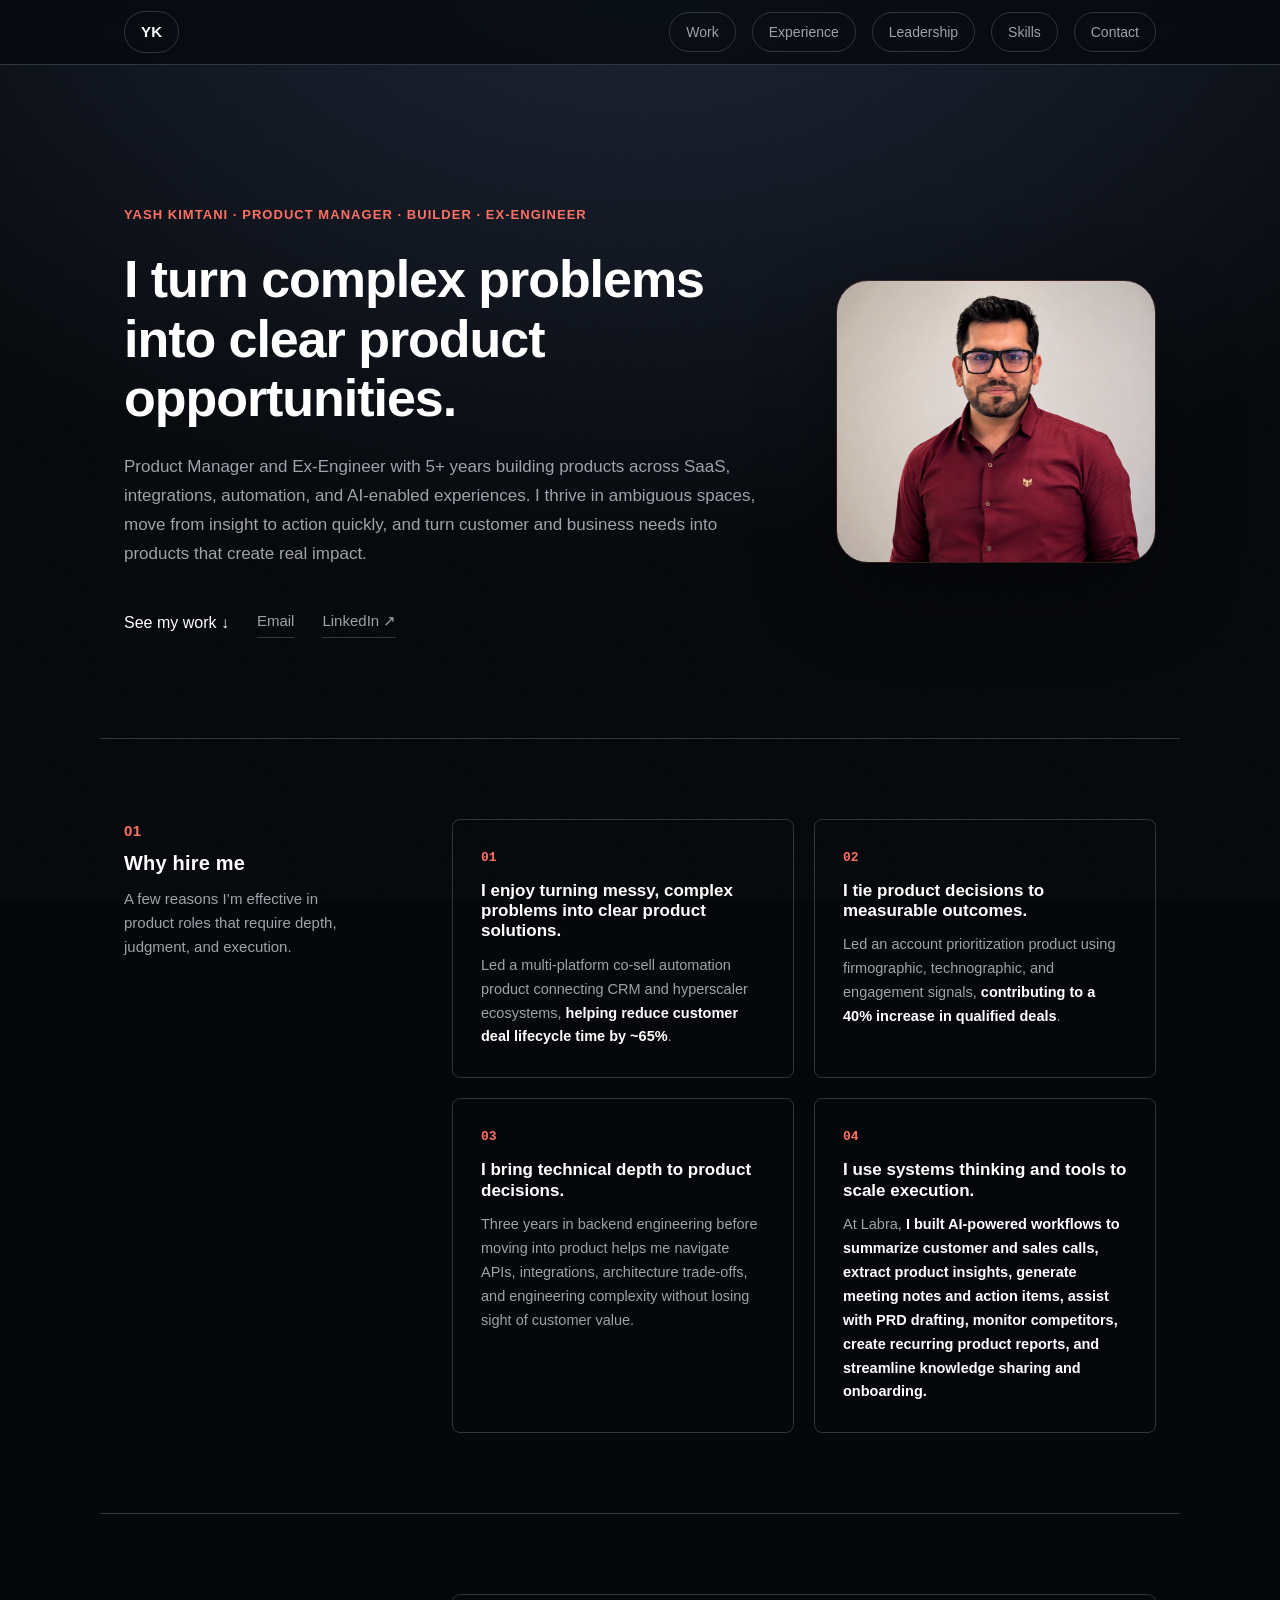
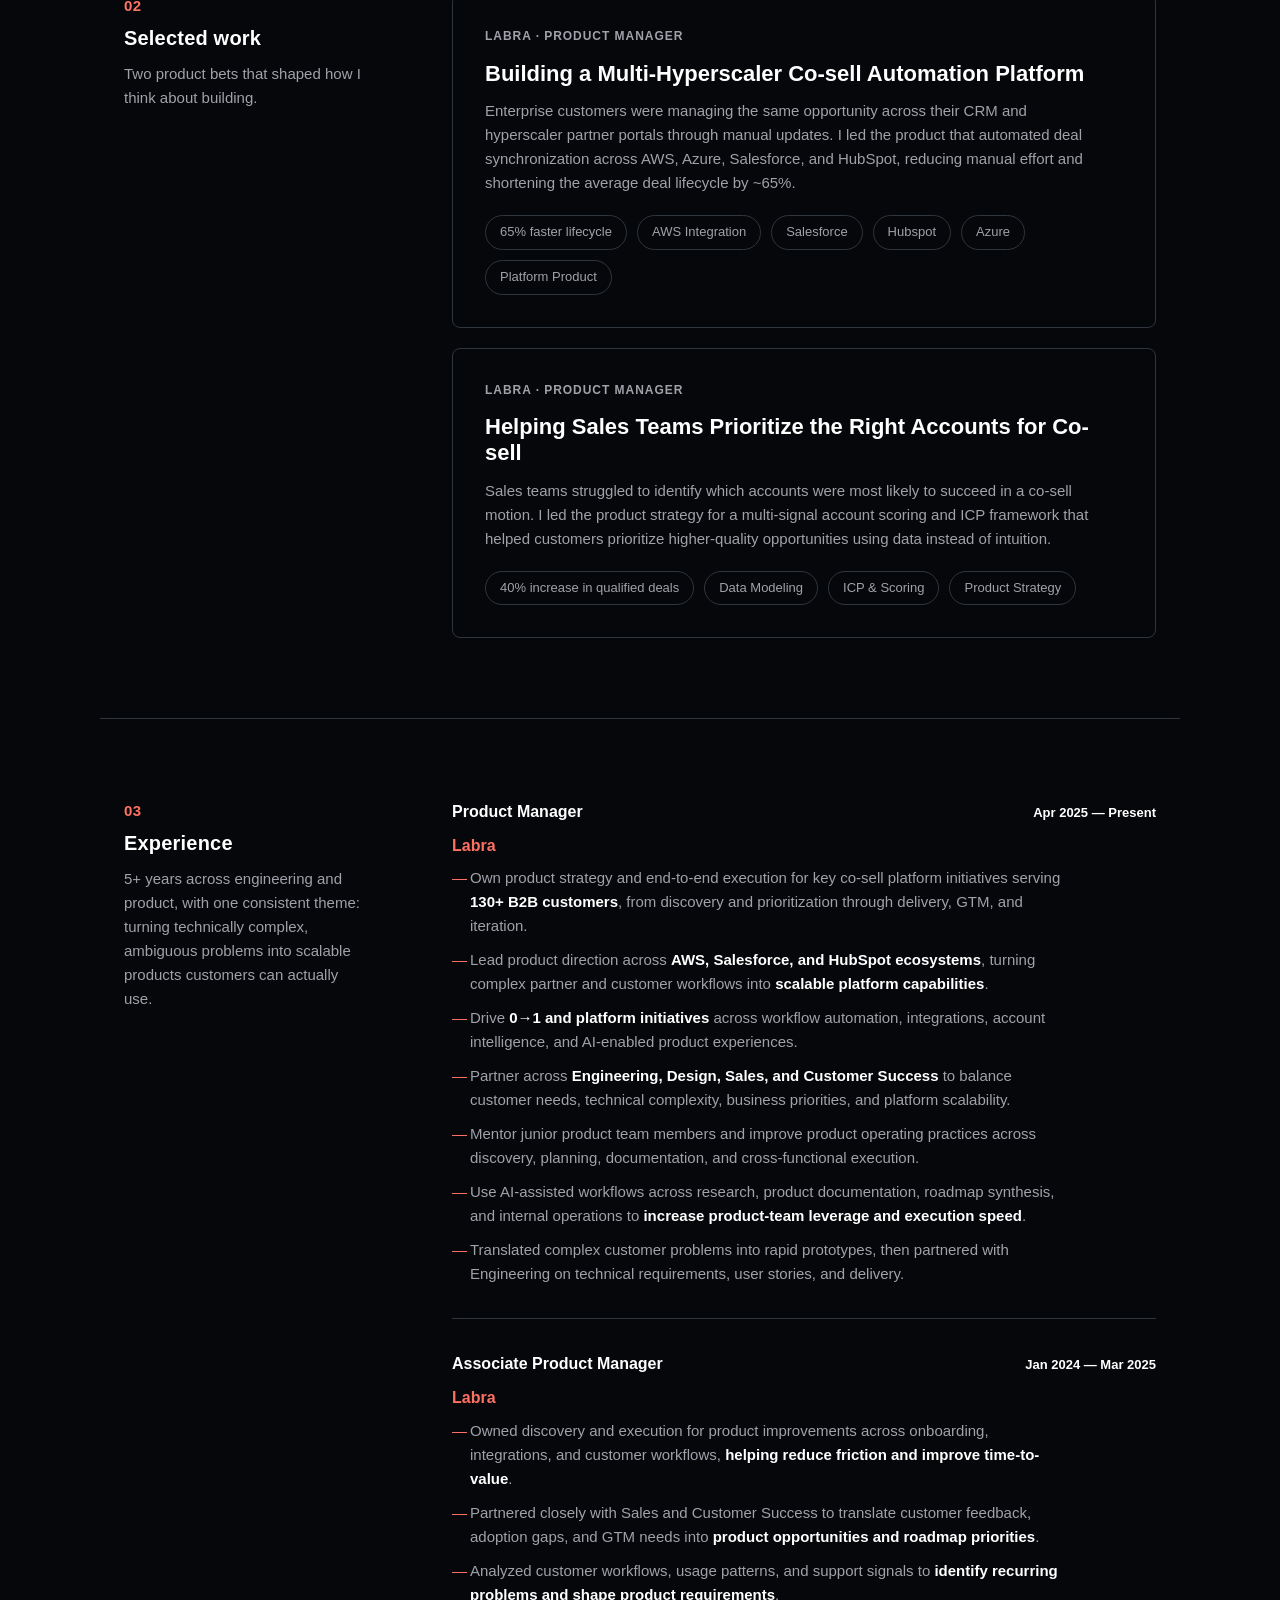
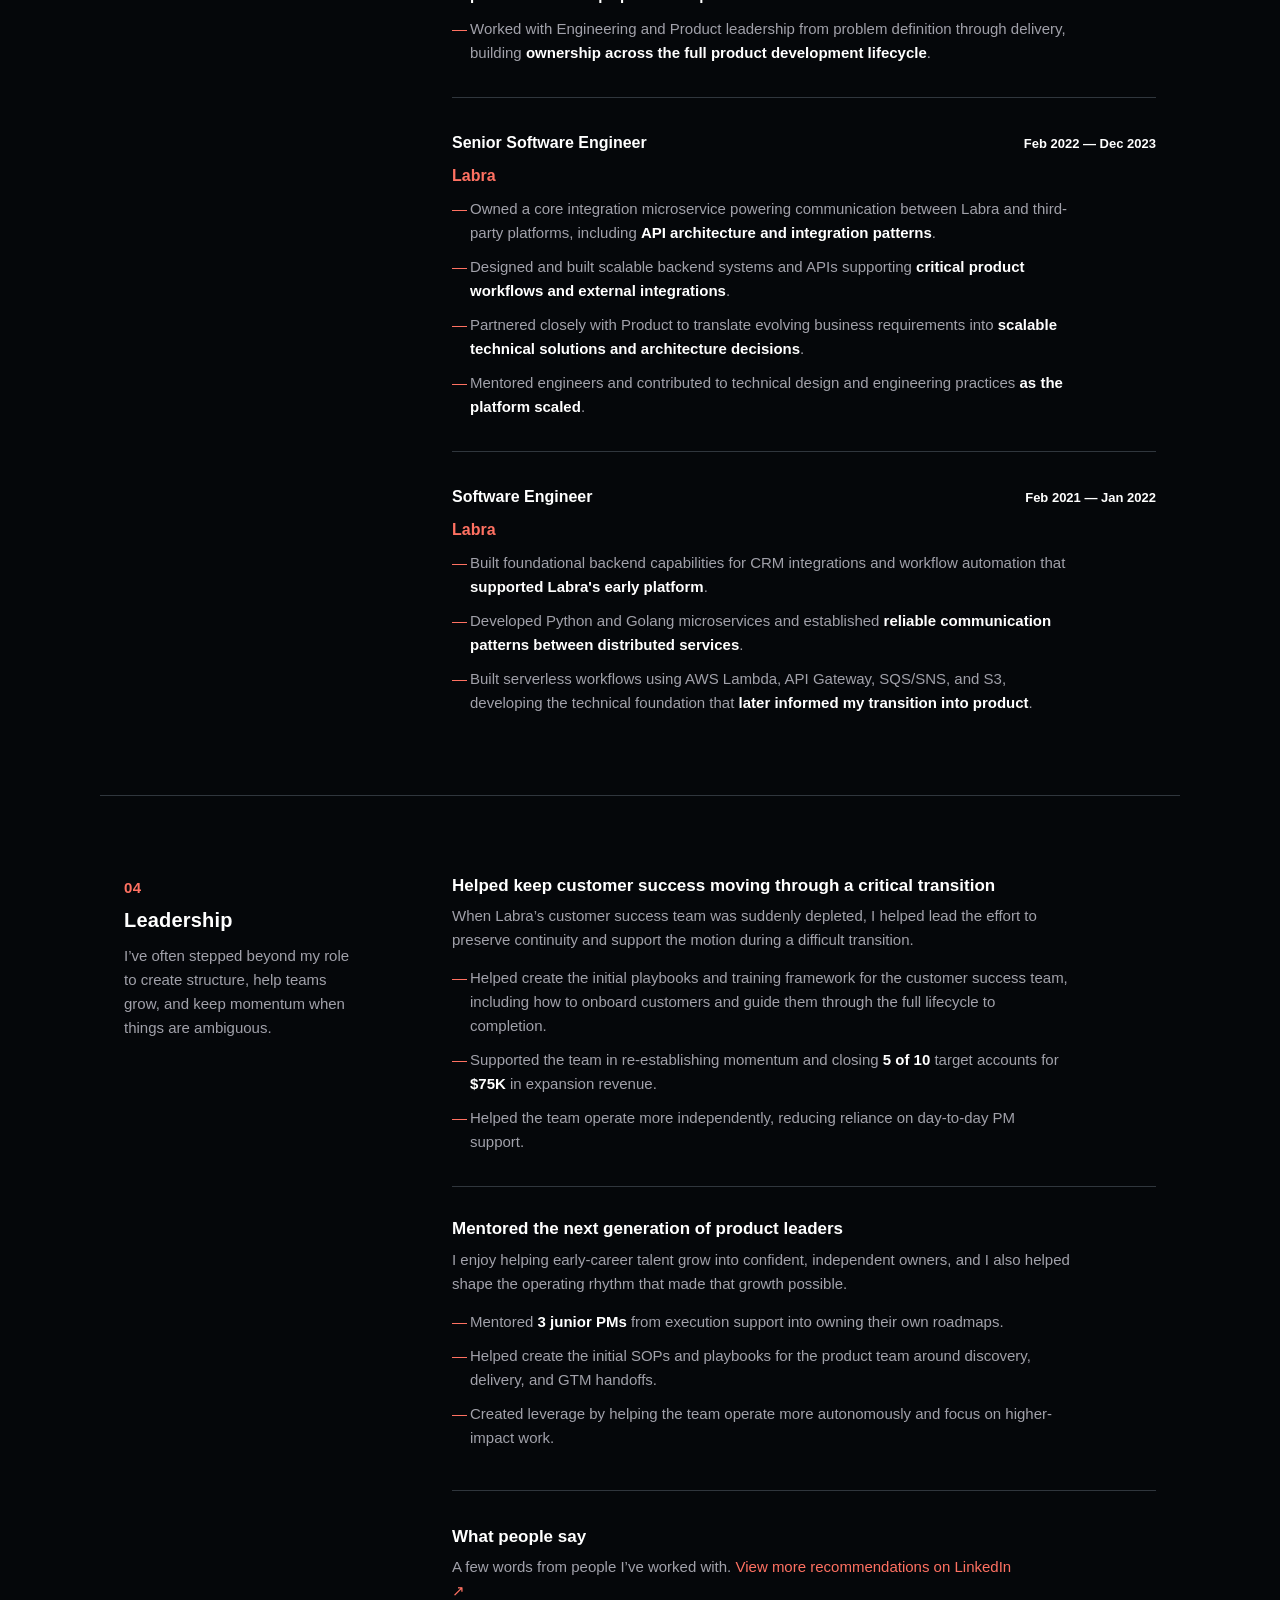
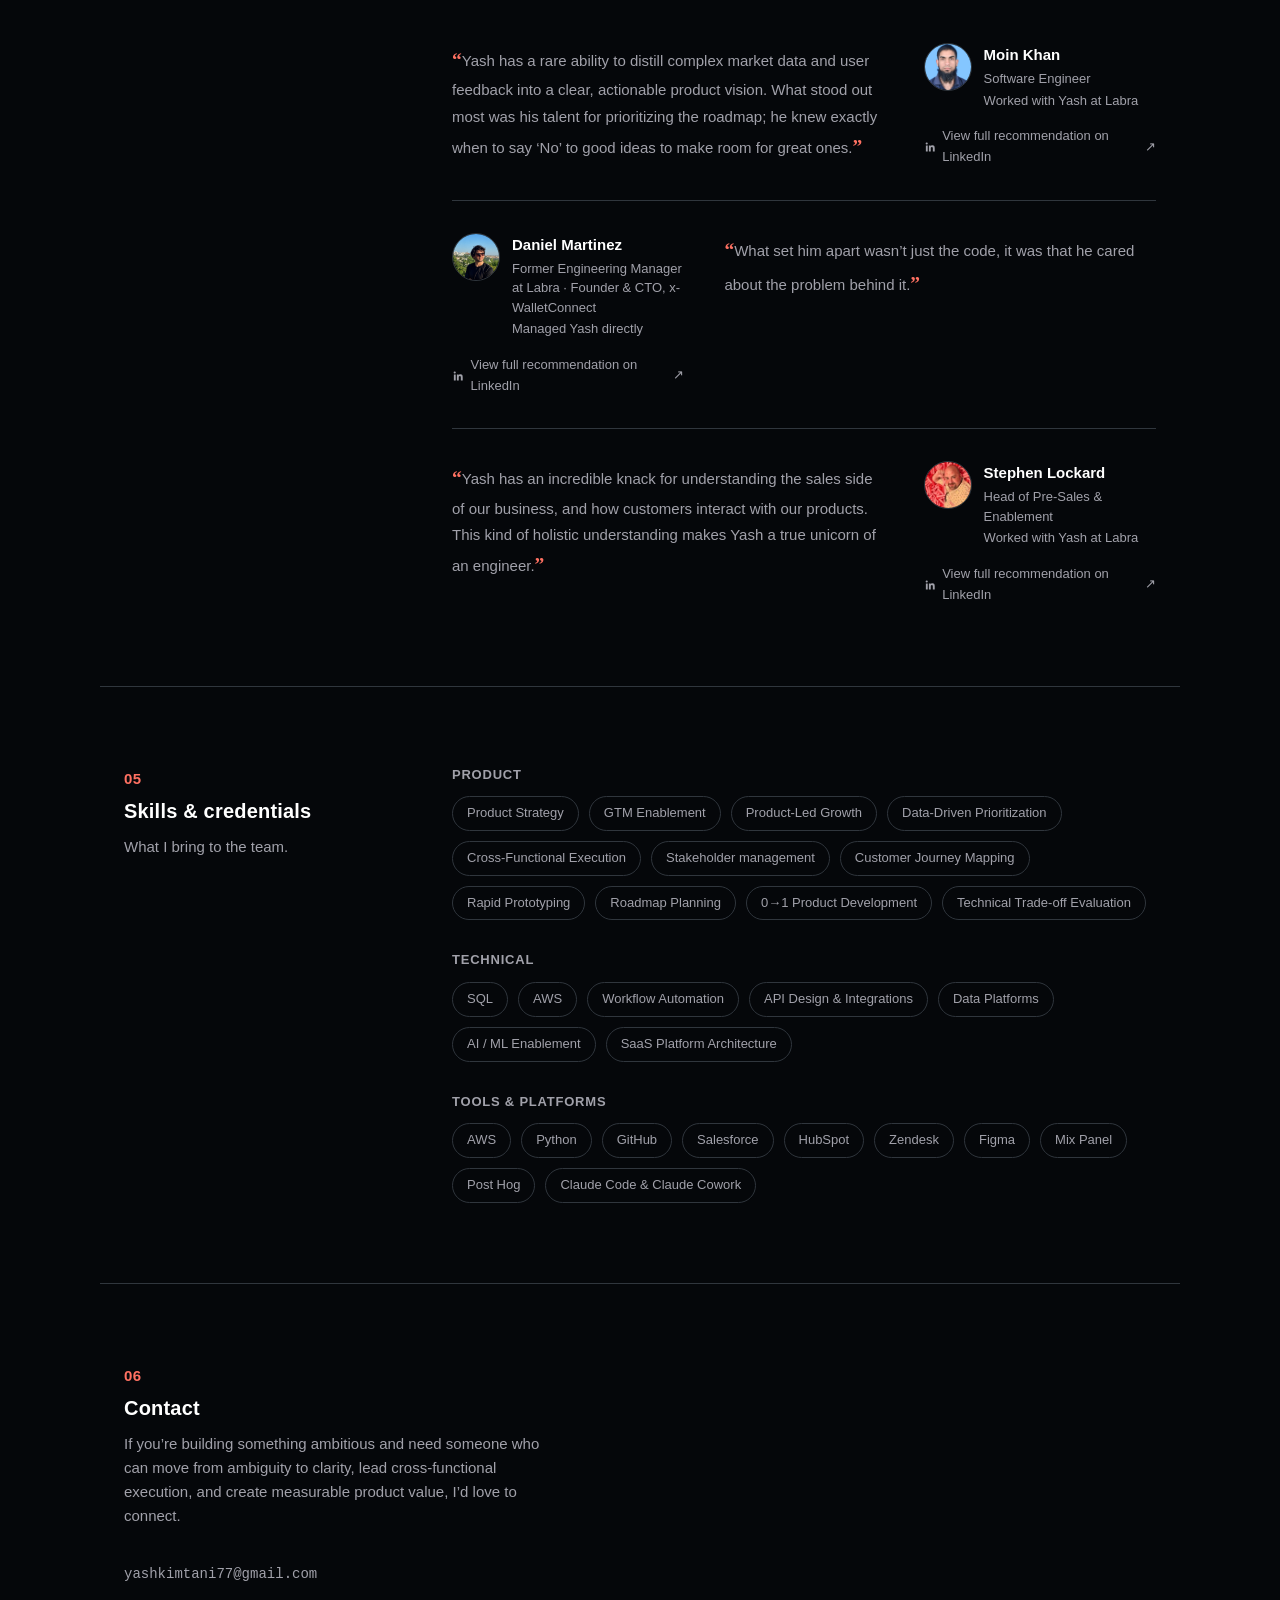
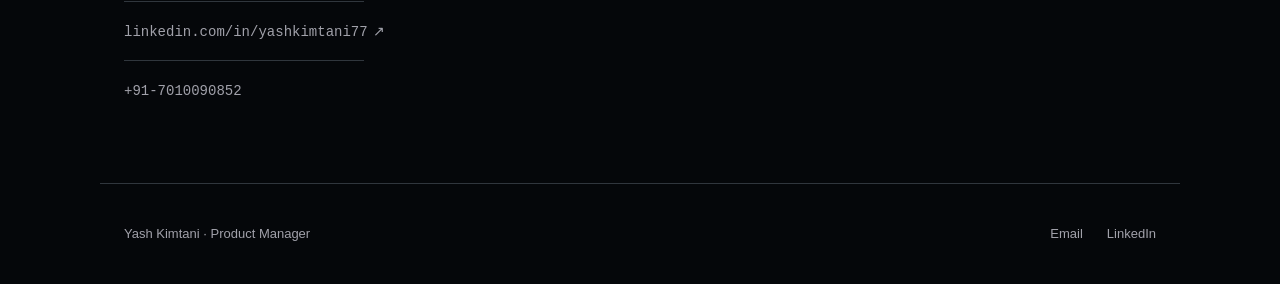
<file: index.html>
<!DOCTYPE html>
<html lang="en">
<head>
<meta charset="UTF-8">
<meta name="viewport" content="width=device-width, initial-scale=1.0">
<title>Yash Kimtani — Product Manager & Builder</title>
<meta name="description" content="Yash Kimtani — Product Manager and Ex-Engineer. I build products that turn ambiguity into clear opportunities, measurable outcomes, and customer value.">
<link rel="icon" type="image/svg+xml" href="assets/favicon.svg">
<link rel="stylesheet" href="styles.css">
</head>
<body>


<header class="site-header">
  <div class="container header-inner">
    <a href="#top" class="monogram" aria-label="Yash Kimtani — home">YK</a>
    <nav class="nav-links" aria-label="Primary">
      <a href="#work">Work</a>
      <a href="#experience">Experience</a>
      <a href="#leadership">Leadership</a>
      <a href="#skills">Skills</a>
      <a href="#contact">Contact</a>
    </nav>
  </div>
</header>

<main>


  <!-- ================= INTRO ================= -->
  <section class="hero container">
    <div class="hero-grid">
      <div class="hero-content">
        <p class="eyebrow">Yash Kimtani · Product Manager · Builder · Ex-Engineer</p>
        <h1 class="hero-title">I turn complex problems into clear product opportunities.</h1>
        <p class="hero-subtext">Product Manager and Ex-Engineer with 5+ years building products across SaaS, integrations, automation, and AI-enabled experiences. I thrive in ambiguous spaces, move from insight to action quickly, and turn customer and business needs into products that create real impact.</p>
        <div class="hero-links">
          <a href="#work" class="hero-cta">See my work <span aria-hidden="true">↓</span></a>
          <a href="mailto:yashkimtani77@gmail.com" class="hero-link">Email</a>
          <a href="https://linkedin.com/in/yashkimtani77" class="hero-link" target="_blank" rel="noopener">LinkedIn <span aria-hidden="true">↗</span></a>
        </div>
      </div>
      <div class="hero-photo">
        <img src="assets/profile.png" alt="Yash Kimtani">
      </div>
    </div>
  </section>

  <!-- ================= WHY HIRE ME ================= -->
  <section class="section container" id="why">
    <div class="section-grid">
      <div class="section-head">
        <p class="section-number">01</p>
        <h2 class="section-title">Why hire me</h2>
        <p class="section-subtitle">A few reasons I’m effective in product roles that require depth, judgment, and execution.</p>
      </div>
      <div class="section-content">
        <div class="card-grid">

          <div class="card">
            <p class="card-number">01</p>
            <h3 class="card-title">I enjoy turning messy, complex problems into clear product solutions.</h3>
            <p class="card-desc">Led a multi-platform co-sell automation product connecting CRM and hyperscaler ecosystems, <strong>helping reduce customer deal lifecycle time by ~65%</strong>.</p>
          </div>

          <div class="card">
            <p class="card-number">02</p>
            <h3 class="card-title">I tie product decisions to measurable outcomes.</h3>
            <p class="card-desc">Led an account prioritization product using firmographic, technographic, and engagement signals, <strong>contributing to a 40% increase in qualified deals</strong>.</p>
          </div>

          <div class="card">
            <p class="card-number">03</p>
            <h3 class="card-title">I bring technical depth to product decisions.</h3>
            <p class="card-desc">Three years in backend engineering before moving into product helps me navigate APIs, integrations, architecture trade-offs, and engineering complexity without losing sight of customer value.</p>
          </div>

          <div class="card">
            <p class="card-number">04</p>
            <h3 class="card-title">I use systems thinking and tools to scale execution.</h3>
            <p class="card-desc">At Labra, <strong>I built AI-powered workflows to summarize customer and sales calls, extract product insights, generate meeting notes and action items, assist with PRD drafting, monitor competitors, create recurring product reports, and streamline knowledge sharing and onboarding.</strong></p>
          </div>

        </div>
      </div>
    </div>
  </section>

  <!-- ================= SELECTED WORK ================= -->
  <section class="section container" id="work">
    <div class="section-grid">
      <div class="section-head">
        <p class="section-number">02</p>
        <h2 class="section-title">Selected work</h2>
        <p class="section-subtitle">Two product bets that shaped how I think about building.</p>
      </div>
      <div class="section-content">
        <div class="work-grid">

          <a href="automated-workflows.html" class="work-card">
            <p class="work-kicker">Labra · Product Manager</p>
            <h3 class="work-title">Building a Multi-Hyperscaler Co-sell Automation Platform</h3>
            <p class="work-desc">Enterprise customers were managing the same opportunity across their CRM and hyperscaler partner portals through manual updates. I led the product that automated deal synchronization across AWS, Azure, Salesforce, and HubSpot, reducing manual effort and shortening the average deal lifecycle by ~65%.</p>
            <div class="pill-row">
              <span class="pill">65% faster lifecycle</span>
              <span class="pill">AWS Integration</span>
              <span class="pill">Salesforce</span>
              <span class="pill">Hubspot</span>
              <span class="pill">Azure</span>
              <span class="pill">Platform Product</span>
            </div>
          </a>

          <a href="propensity-scoring.html" class="work-card">
            <p class="work-kicker">Labra · Product Manager</p>
            <h3 class="work-title">Helping Sales Teams Prioritize the Right Accounts for Co-sell</h3>
            <p class="work-desc">Sales teams struggled to identify which accounts were most likely to succeed in a co-sell motion. I led the product strategy for a multi-signal account scoring and ICP framework that helped customers prioritize higher-quality opportunities using data instead of intuition.</p>
            <div class="pill-row">
              <span class="pill">40% increase in qualified deals</span>
              <span class="pill">Data Modeling</span>
              <span class="pill">ICP & Scoring</span>
              <span class="pill">Product Strategy</span>
            </div>
          </a>

        </div>
      </div>
    </div>
  </section>

  <!-- ================= EXPERIENCE ================= -->
  <section class="section container" id="experience">
    <div class="section-grid">
      <div class="section-head">
        <p class="section-number">03</p>
        <h2 class="section-title">Experience</h2>
        <p class="section-subtitle">5+ years across engineering and product, with one consistent theme: turning technically complex, ambiguous problems into scalable products customers can actually use.
        </p>
      </div>
      <div class="section-content">

        <div class="exp-item">
          <div class="exp-meta">
            <span class="exp-role">Product Manager</span>
            <span class="exp-date">Apr 2025 — Present</span>
          </div>
          <p class="exp-org">Labra</p>
          <ul class="role-points">
              <li>Own product strategy and end-to-end execution for key co-sell platform initiatives serving <strong>130+ B2B customers</strong>, from discovery and prioritization through delivery, GTM, and iteration.</li>
              <li>Lead product direction across <strong>AWS, Salesforce, and HubSpot ecosystems</strong>, turning complex partner and customer workflows into <strong>scalable platform capabilities</strong>.</li>
              <li>Drive <strong>0→1 and platform initiatives</strong> across workflow automation, integrations, account intelligence, and AI-enabled product experiences.</li>
              <li>Partner across <strong>Engineering, Design, Sales, and Customer Success</strong> to balance customer needs, technical complexity, business priorities, and platform scalability.</li>
              <li>Mentor junior product team members and improve product operating practices across discovery, planning, documentation, and cross-functional execution.</li>
              <li>Use AI-assisted workflows across research, product documentation, roadmap synthesis, and internal operations to <strong>increase product-team leverage and execution speed</strong>.</li>
              <li>Translated complex customer problems into rapid prototypes, then partnered with Engineering on technical requirements, user stories, and delivery.</li>
          </ul>
        </div>

        <div class="exp-item">
          <div class="exp-meta">
            <span class="exp-role">Associate Product Manager</span>
            <span class="exp-date">Jan 2024 — Mar 2025</span>
          </div>
          <p class="exp-org">Labra</p>
          <ul class="role-points">
              <li>Owned discovery and execution for product improvements across onboarding, integrations, and customer workflows, <strong>helping reduce friction and improve time-to-value</strong>.</li>
              <li>Partnered closely with Sales and Customer Success to translate customer feedback, adoption gaps, and GTM needs into <strong>product opportunities and roadmap priorities</strong>.</li>
              <li>Analyzed customer workflows, usage patterns, and support signals to <strong>identify recurring problems and shape product requirements</strong>.</li>
              <li>Worked with Engineering and Product leadership from problem definition through delivery, building <strong>ownership across the full product development lifecycle</strong>.</li>
            </ul>
        </div>

        <div class="exp-item">
          <div class="exp-meta">
            <span class="exp-role">Senior Software Engineer</span>
            <span class="exp-date">Feb 2022 — Dec 2023</span>
          </div>
          <p class="exp-org">Labra</p>
          <ul class="role-points">
              <li>Owned a core integration microservice powering communication between Labra and third-party platforms, including <strong>API architecture and integration patterns</strong>.</li>
              <li>Designed and built scalable backend systems and APIs supporting <strong>critical product workflows and external integrations</strong>.</li>
              <li>Partnered closely with Product to translate evolving business requirements into <strong>scalable technical solutions and architecture decisions</strong>.</li>
              <li>Mentored engineers and contributed to technical design and engineering practices <strong>as the platform scaled</strong>.</li>
            </ul>
        </div>

        <div class="exp-item">
          <div class="exp-meta">
            <span class="exp-role">Software Engineer</span>
            <span class="exp-date">Feb 2021 — Jan 2022</span>
          </div>
          <p class="exp-org">Labra</p>
          <ul class="role-points">
              <li>Built foundational backend capabilities for CRM integrations and workflow automation that <strong>supported Labra's early platform</strong>.</li>
              <li>Developed Python and Golang microservices and established <strong>reliable communication patterns between distributed services</strong>.</li>
              <li>Built serverless workflows using AWS Lambda, API Gateway, SQS/SNS, and S3, developing the technical foundation that <strong>later informed my transition into product</strong>.</li>
            </ul>
        </div>

      </div>
    </div>
  </section>

  <!-- ================= LEADERSHIP ================= -->
  <section class="section container" id="leadership">
    <div class="section-grid">
      <div class="section-head">
        <p class="section-number">04</p>
        <h2 class="section-title">Leadership</h2>
        <p class="section-subtitle">I’ve often stepped beyond my role to create structure, help teams grow, and keep momentum when things are ambiguous.</p>
      </div>
      <div class="section-content">

        <div class="leadership-stories">
          <div class="leadership-item">
            <h3 class="leadership-title">Helped keep customer success moving through a critical transition</h3>
            <p class="leadership-desc">When Labra’s customer success team was suddenly depleted, I helped lead the effort to preserve continuity and support the motion during a difficult transition.</p>
            <ul class="role-points">
              <li>Helped create the initial playbooks and training framework for the customer success team, including how to onboard customers and guide them through the full lifecycle to completion.</li>
              <li>Supported the team in re-establishing momentum and closing <strong>5 of 10</strong> target accounts for <strong>$75K</strong> in expansion revenue.</li>
              <li>Helped the team operate more independently, reducing reliance on day-to-day PM support.</li>
            </ul>
          </div>

          <div class="leadership-item">
            <h3 class="leadership-title">Mentored the next generation of product leaders</h3>
            <p class="leadership-desc">I enjoy helping early-career talent grow into confident, independent owners, and I also helped shape the operating rhythm that made that growth possible.</p>
            <ul class="role-points">
              <li>Mentored <strong>3 junior PMs</strong> from execution support into owning their own roadmaps.</li>
              <li>Helped create the initial SOPs and playbooks for the product team around discovery, delivery, and GTM handoffs.</li>
              <li>Created leverage by helping the team operate more autonomously and focus on higher-impact work.</li>
            </ul>
          </div>
        </div>

        <div class="leadership-divider"></div>

        <div class="testimonials">
          <div class="testimonials-head">
            <h3 class="testimonials-title">What people say</h3>
            <p class="testimonials-subtitle">A few words from people I’ve worked with. <!-- linkedinRecommendationsUrl --><a href="https://linkedin.com/in/yashkimtani77" class="testimonials-more-link" target="_blank" rel="noopener noreferrer" aria-label="View more recommendations on LinkedIn (opens in a new tab)">View more recommendations on LinkedIn <span aria-hidden="true">↗</span></a></p>
          </div>

          <div class="testimonial-list">

            <div class="testimonial-row">
              <div class="testimonial-quote-col">
                <blockquote class="testimonial-quote"><span class="testimonial-mark" aria-hidden="true">“</span>Yash has a rare ability to distill complex market data and user feedback into a clear, actionable product vision. What stood out most was his talent for prioritizing the roadmap; he knew exactly when to say ‘No’ to good ideas to make room for great ones.<span class="testimonial-mark" aria-hidden="true">”</span></blockquote>
              </div>
              <div class="testimonial-person-col">
                <div class="testimonial-person">
                  <img class="testimonial-avatar" src="assets/testimonials/moin-khan.png" alt="Moin Khan" width="48" height="48">
                  <div class="testimonial-person-text">
                    <p class="testimonial-name">Moin Khan</p>
                    <p class="testimonial-role">Software Engineer</p>
                    <p class="testimonial-relationship">Worked with Yash at Labra</p>
                  </div>
                </div>
                <a href="https://linkedin.com/in/yashkimtani77" class="testimonial-link" target="_blank" rel="noopener noreferrer">
                  <svg viewBox="0 0 24 24" width="14" height="14" fill="currentColor" aria-hidden="true"><path d="M20.45 20.45h-3.56v-5.57c0-1.33-.02-3.03-1.85-3.03-1.85 0-2.14 1.45-2.14 2.94v5.66H9.34V9h3.42v1.56h.05c.48-.9 1.64-1.85 3.38-1.85 3.61 0 4.28 2.38 4.28 5.47v6.27zM5.34 7.43a2.07 2.07 0 1 1 0-4.13 2.07 2.07 0 0 1 0 4.13zM7.12 20.45H3.56V9h3.56v11.45z"/></svg>
                  View full recommendation on LinkedIn <span aria-hidden="true">↗</span>
                </a>
              </div>
            </div>

            <div class="testimonial-row">
              <div class="testimonial-quote-col">
                <blockquote class="testimonial-quote"><span class="testimonial-mark" aria-hidden="true">“</span>What set him apart wasn’t just the code, it was that he cared about the problem behind it.<span class="testimonial-mark" aria-hidden="true">”</span></blockquote>
              </div>
              <div class="testimonial-person-col">
                <div class="testimonial-person">
                  <img class="testimonial-avatar" src="assets/testimonials/daniel-martinez.png" alt="Daniel Martinez" width="48" height="48">
                  <div class="testimonial-person-text">
                    <p class="testimonial-name">Daniel Martinez</p>
                    <p class="testimonial-role">Former Engineering Manager at Labra · Founder &amp; CTO, x-WalletConnect</p>
                    <p class="testimonial-relationship">Managed Yash directly</p>
                  </div>
                </div>
                <a href="https://linkedin.com/in/yashkimtani77" class="testimonial-link" target="_blank" rel="noopener noreferrer">
                  <svg viewBox="0 0 24 24" width="14" height="14" fill="currentColor" aria-hidden="true"><path d="M20.45 20.45h-3.56v-5.57c0-1.33-.02-3.03-1.85-3.03-1.85 0-2.14 1.45-2.14 2.94v5.66H9.34V9h3.42v1.56h.05c.48-.9 1.64-1.85 3.38-1.85 3.61 0 4.28 2.38 4.28 5.47v6.27zM5.34 7.43a2.07 2.07 0 1 1 0-4.13 2.07 2.07 0 0 1 0 4.13zM7.12 20.45H3.56V9h3.56v11.45z"/></svg>
                  View full recommendation on LinkedIn <span aria-hidden="true">↗</span>
                </a>
              </div>
            </div>

            <div class="testimonial-row">
              <div class="testimonial-quote-col">
                <blockquote class="testimonial-quote"><span class="testimonial-mark" aria-hidden="true">“</span>Yash has an incredible knack for understanding the sales side of our business, and how customers interact with our products. This kind of holistic understanding makes Yash a true unicorn of an engineer.<span class="testimonial-mark" aria-hidden="true">”</span></blockquote>
              </div>
              <div class="testimonial-person-col">
                <div class="testimonial-person">
                  <img class="testimonial-avatar" src="assets/testimonials/stephen-lockard.png" alt="Stephen Lockard" width="48" height="48">
                  <div class="testimonial-person-text">
                    <p class="testimonial-name">Stephen Lockard</p>
                    <p class="testimonial-role">Head of Pre-Sales &amp; Enablement</p>
                    <p class="testimonial-relationship">Worked with Yash at Labra</p>
                  </div>
                </div>
                <a href="https://linkedin.com/in/yashkimtani77" class="testimonial-link" target="_blank" rel="noopener noreferrer">
                  <svg viewBox="0 0 24 24" width="14" height="14" fill="currentColor" aria-hidden="true"><path d="M20.45 20.45h-3.56v-5.57c0-1.33-.02-3.03-1.85-3.03-1.85 0-2.14 1.45-2.14 2.94v5.66H9.34V9h3.42v1.56h.05c.48-.9 1.64-1.85 3.38-1.85 3.61 0 4.28 2.38 4.28 5.47v6.27zM5.34 7.43a2.07 2.07 0 1 1 0-4.13 2.07 2.07 0 0 1 0 4.13zM7.12 20.45H3.56V9h3.56v11.45z"/></svg>
                  View full recommendation on LinkedIn <span aria-hidden="true">↗</span>
                </a>
              </div>
            </div>

          </div>
        </div>

      </div>
    </div>
  </section>

  <!-- ================= SKILLS ================= -->
  <section class="section container" id="skills">
    <div class="section-grid">
      <div class="section-head">
        <p class="section-number">05</p>
        <h2 class="section-title">Skills & credentials</h2>
        <p class="section-subtitle">What I bring to the team.</p>
      </div>
      <div class="section-content">

        <div class="skills-group">
          <h4>Product</h4>
          <div class="pill-row">
            <span class="pill">Product Strategy</span>
            <span class="pill">GTM Enablement</span>
            <span class="pill">Product-Led Growth</span>
            <span class="pill">Data-Driven Prioritization</span>
            <span class="pill">Cross‐Functional Execution</span>
            <span class="pill">Stakeholder management</span>
            <span class="pill">Customer Journey Mapping</span>
            <span class="pill">Rapid Prototyping</span>
            <span class="pill">Roadmap Planning</span>
            <span class="pill">0→1 Product Development</span>
            <span class="pill">Technical Trade-off Evaluation</span>
          </div>
        </div>

        <div class="skills-group">
          <h4>Technical</h4>
          <div class="pill-row">
            <span class="pill">SQL</span>
            <span class="pill">AWS</span>
            <span class="pill">Workflow Automation</span>
            <span class="pill">API Design &amp; Integrations</span>
            <span class="pill">Data Platforms</span>
            <span class="pill">AI / ML Enablement</span>
            <span class="pill">SaaS Platform Architecture</span>
          </div>
        </div>

        <div class="skills-group">
          <h4>Tools &amp; platforms</h4>
          <div class="pill-row">
            <span class="pill">AWS</span>
            <span class="pill">Python</span>
            <span class="pill">GitHub</span>
            <span class="pill">Salesforce</span>
            <span class="pill">HubSpot</span>
            <span class="pill">Zendesk</span>
            <span class="pill">Figma</span>
            <span class="pill">Mix Panel</span>
            <span class="pill">Post Hog</span>
            <span class="pill">Claude Code &amp; Claude Cowork</span>
          </div>
        </div>
      </div>
    </div>
  </section>

  <!-- ================= CONTACT ================= -->
  <section class="section container" id="contact" aria-labelledby="contact-title">
    <div class="contact-block">
      <p class="section-number">06</p>
      <h2 class="section-title" id="contact-title">Contact</h2>
      <p class="section-subtitle">If you’re building something ambitious and need someone who can move from ambiguity to clarity, lead cross-functional execution, and create measurable product value, I’d love to connect.</p>
      <a href="mailto:yashkimtani77@gmail.com" class="contact-email">yashkimtani77@gmail.com</a>
      <div class="contact-divider"></div>
      <a href="https://linkedin.com/in/yashkimtani77" class="contact-linkedin" target="_blank" rel="noopener">linkedin.com/in/yashkimtani77 <span aria-hidden="true">↗</span></a>
      <div class="contact-divider"></div>
      <a href="tel:+917010090852" class="contact-linkedin">+91-7010090852</a>
    </div>
  </section>

</main>

<footer class="site-footer container">
  <p class="footer-name">Yash Kimtani · Product Manager</p>
  <div class="footer-links">
    <a href="mailto:yashkimtani77@gmail.com">Email</a>
    <a href="https://linkedin.com/in/yashkimtani77" target="_blank" rel="noopener">LinkedIn</a>
  </div>
</footer>

</body>
</html>
</file>
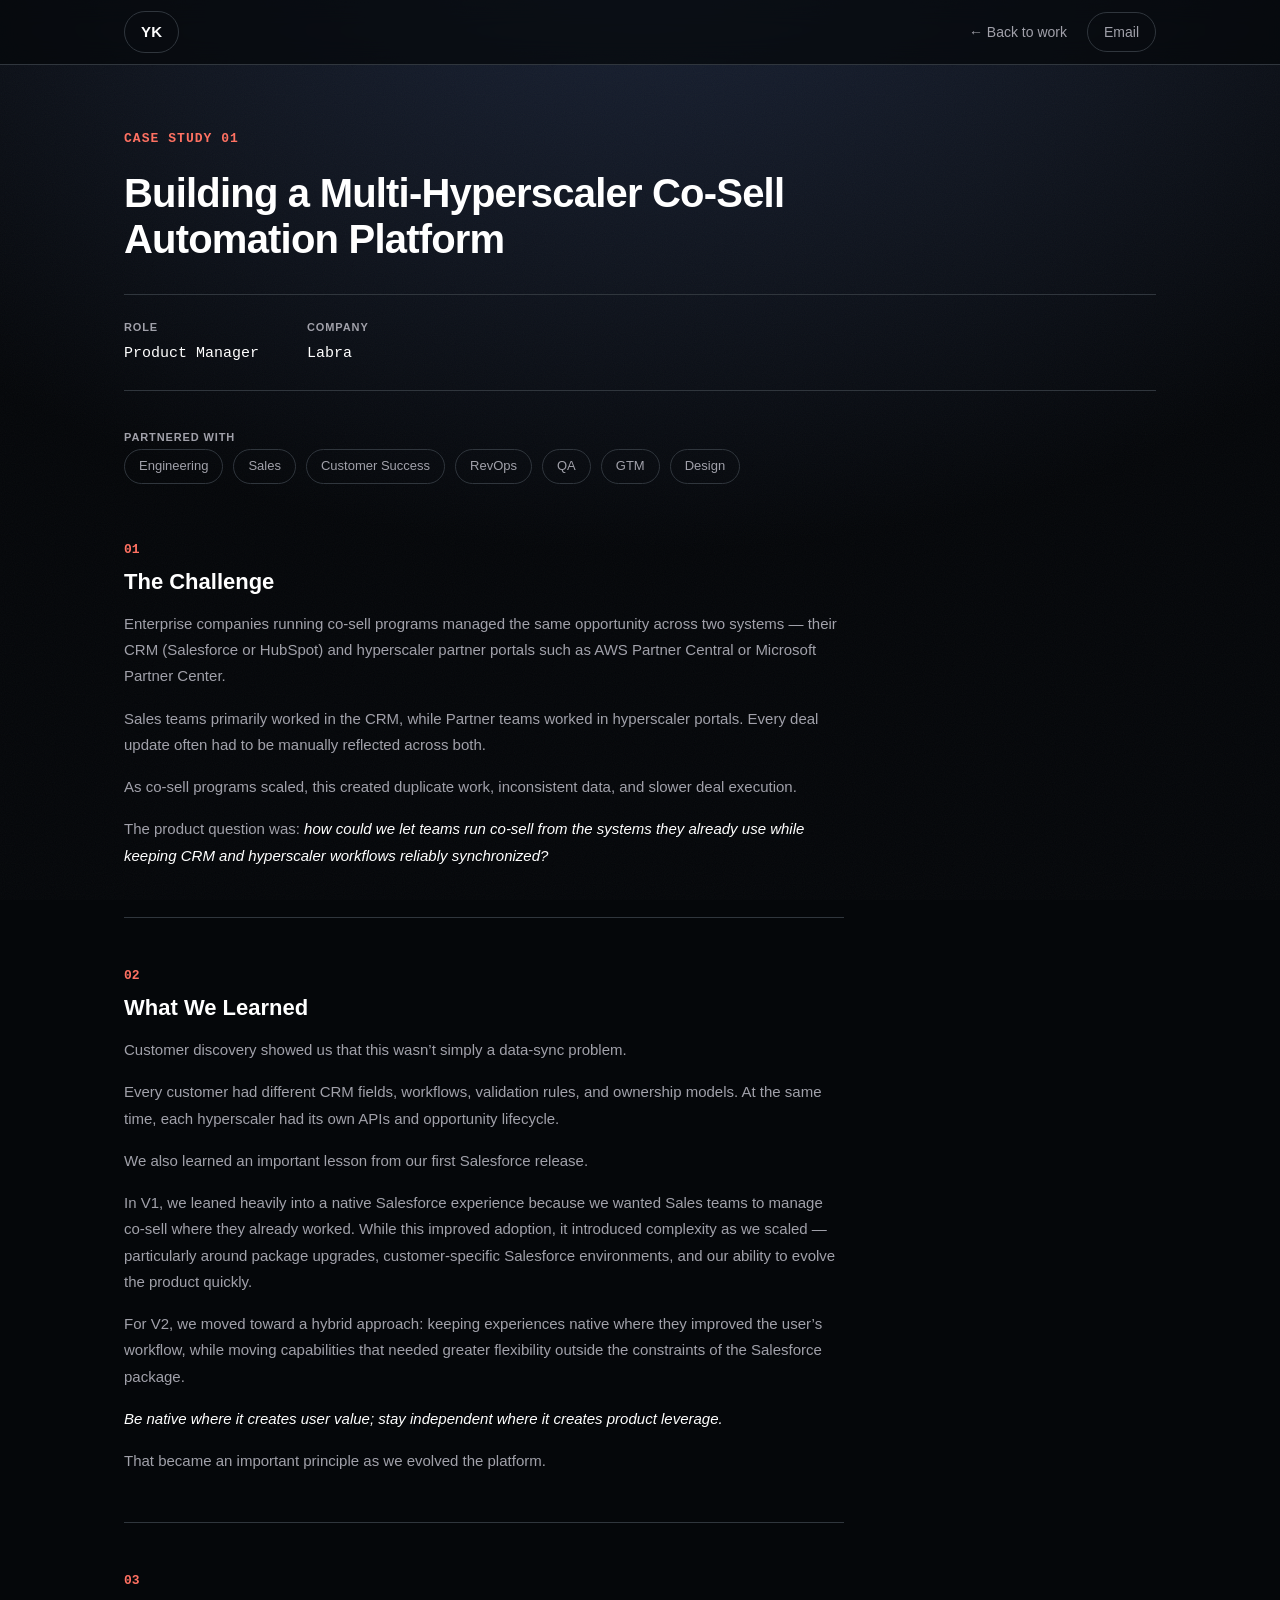
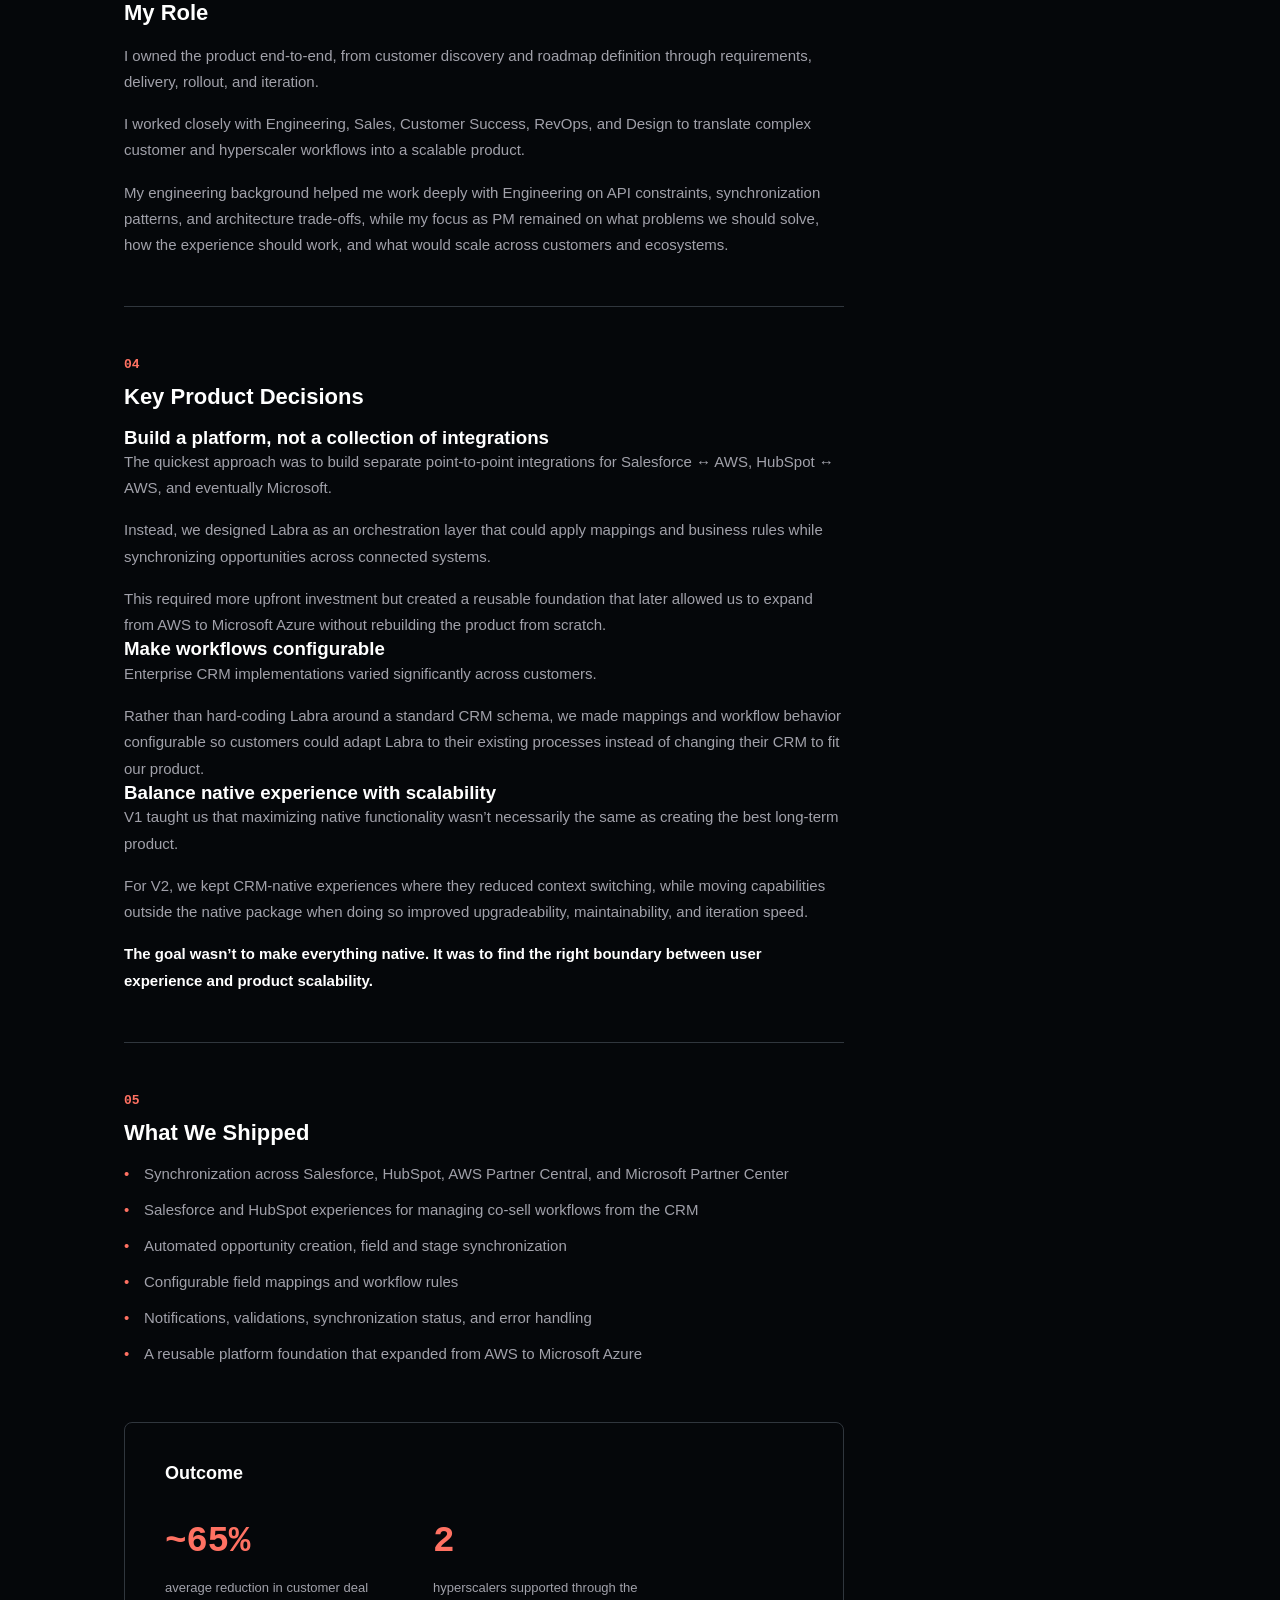
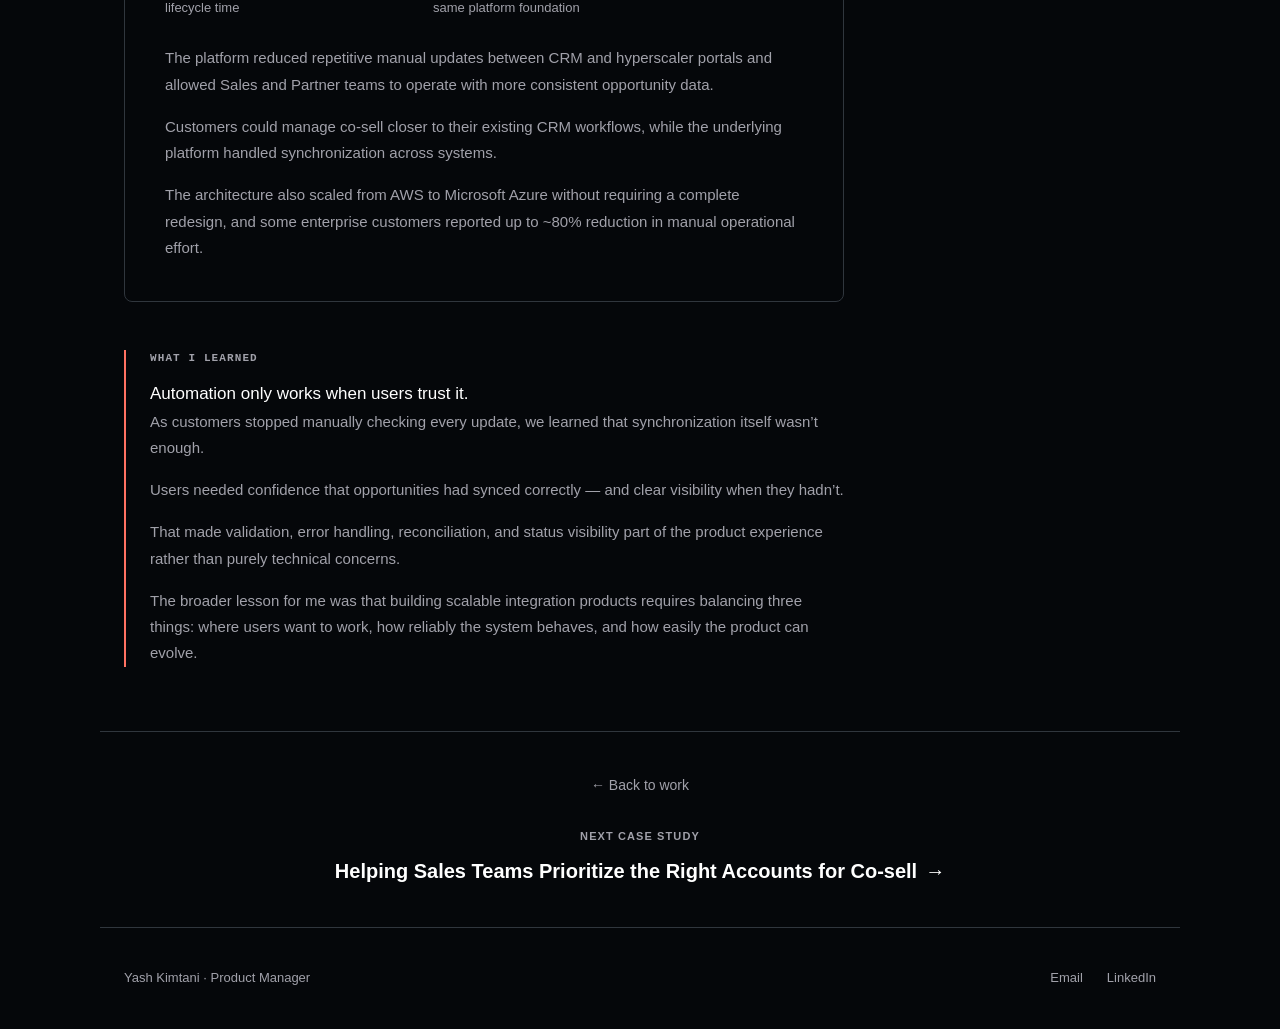
<file: automated-workflows.html>
<!DOCTYPE html>
<html lang="en">
<head>
<meta charset="UTF-8">
<meta name="viewport" content="width=device-width, initial-scale=1.0">
<title>Building a Multi-Hyperscaler Co-Sell Automation Platform — Yash Kimtani</title>
<meta name="description" content="Case study: how I built Labra's co-sell synchronization platform across Salesforce, HubSpot, AWS Partner Central, and Microsoft Partner Center, cutting deal life cycle time by ~65%.">
<link rel="icon" type="image/svg+xml" href="assets/favicon.svg">
<link rel="stylesheet" href="styles.css">
</head>
<body>

<header class="site-header">
  <div class="container header-inner">
    <a href="index.html#top" class="monogram" aria-label="Yash Kimtani — home">YK</a>
    <div class="case-header-actions">
      <a href="index.html#work" class="case-back">← Back to work</a>
      <a href="mailto:yashkimtani77@gmail.com" class="case-email-btn">Email</a>
    </div>
  </div>
</header>

<main>

  <section class="case-hero container">
    <span class="case-kicker">Case Study 01</span>
    <h1 class="case-title">Building a Multi-Hyperscaler Co-Sell Automation Platform</h1>

    <div class="case-meta">
      <div class="case-meta-item">
        <span class="case-meta-label">Role</span>
        <span class="case-meta-value">Product Manager</span>
      </div>
      <div class="case-meta-item">
        <span class="case-meta-label">Company</span>
        <span class="case-meta-value">Labra</span>
      </div>
    </div>

    <div class="case-partners">
      <span class="case-meta-label">Partnered with</span>
      <div class="pill-row">
        <span class="pill">Engineering</span>
        <span class="pill">Sales</span>
        <span class="pill">Customer Success</span>
        <span class="pill">RevOps</span>
        <span class="pill">QA</span>
        <span class="pill">GTM</span>
        <span class="pill">Design</span>
      </div>
    </div>
  </section>

  <section class="container">
    <div class="case-body">

      <div class="case-section">
        <p class="case-section-number">01</p>
        <h2 class="case-section-title">The Challenge</h2>
        <p class="case-section-text">Enterprise companies running co-sell programs managed the same opportunity across two systems — their CRM (Salesforce or HubSpot) and hyperscaler partner portals such as AWS Partner Central or Microsoft Partner Center.</p>
        <p class="case-section-text">Sales teams primarily worked in the CRM, while Partner teams worked in hyperscaler portals. Every deal update often had to be manually reflected across both.</p>
        <p class="case-section-text">As co-sell programs scaled, this created duplicate work, inconsistent data, and slower deal execution.</p>
        <p class="case-section-text">The product question was: <em>how could we let teams run co-sell from the systems they already use while keeping CRM and hyperscaler workflows reliably synchronized?</em></p>
      </div>

      <div class="case-section">
        <p class="case-section-number">02</p>
        <h2 class="case-section-title">What We Learned</h2>
        <p class="case-section-text">Customer discovery showed us that this wasn’t simply a data-sync problem.</p>
        <p class="case-section-text">Every customer had different CRM fields, workflows, validation rules, and ownership models. At the same time, each hyperscaler had its own APIs and opportunity lifecycle.</p>
        <p class="case-section-text">We also learned an important lesson from our first Salesforce release.</p>
        <p class="case-section-text">In V1, we leaned heavily into a native Salesforce experience because we wanted Sales teams to manage co-sell where they already worked. While this improved adoption, it introduced complexity as we scaled — particularly around package upgrades, customer-specific Salesforce environments, and our ability to evolve the product quickly.</p>
        <p class="case-section-text">For V2, we moved toward a hybrid approach: keeping experiences native where they improved the user’s workflow, while moving capabilities that needed greater flexibility outside the constraints of the Salesforce package.</p>
        <p class="case-section-text"><em>Be native where it creates user value; stay independent where it creates product leverage.</em></p>
        <p class="case-section-text">That became an important principle as we evolved the platform.</p>
      </div>

      <div class="case-section">
        <p class="case-section-number">03</p>
        <h2 class="case-section-title">My Role</h2>
        <p class="case-section-text">I owned the product end-to-end, from customer discovery and roadmap definition through requirements, delivery, rollout, and iteration.</p>
        <p class="case-section-text">I worked closely with Engineering, Sales, Customer Success, RevOps, and Design to translate complex customer and hyperscaler workflows into a scalable product.</p>
        <p class="case-section-text">My engineering background helped me work deeply with Engineering on API constraints, synchronization patterns, and architecture trade-offs, while my focus as PM remained on what problems we should solve, how the experience should work, and what would scale across customers and ecosystems.</p>
      </div>

      <div class="case-section">
        <p class="case-section-number">04</p>
        <h2 class="case-section-title">Key Product Decisions</h2>

        <div class="case-decision">
          <h3 class="case-decision-title">Build a platform, not a collection of integrations</h3>
          <p class="case-section-text">The quickest approach was to build separate point-to-point integrations for Salesforce ↔ AWS, HubSpot ↔ AWS, and eventually Microsoft.</p>
          <p class="case-section-text">Instead, we designed Labra as an orchestration layer that could apply mappings and business rules while synchronizing opportunities across connected systems.</p>
          <p class="case-section-text">This required more upfront investment but created a reusable foundation that later allowed us to expand from AWS to Microsoft Azure without rebuilding the product from scratch.</p>
        </div>

        <div class="case-decision">
          <h3 class="case-decision-title">Make workflows configurable</h3>
          <p class="case-section-text">Enterprise CRM implementations varied significantly across customers.</p>
          <p class="case-section-text">Rather than hard-coding Labra around a standard CRM schema, we made mappings and workflow behavior configurable so customers could adapt Labra to their existing processes instead of changing their CRM to fit our product.</p>
        </div>

        <div class="case-decision">
          <h3 class="case-decision-title">Balance native experience with scalability</h3>
          <p class="case-section-text">V1 taught us that maximizing native functionality wasn’t necessarily the same as creating the best long-term product.</p>
          <p class="case-section-text">For V2, we kept CRM-native experiences where they reduced context switching, while moving capabilities outside the native package when doing so improved upgradeability, maintainability, and iteration speed.</p>
          <p class="case-section-text"><strong>The goal wasn’t to make everything native. It was to find the right boundary between user experience and product scalability.</strong></p>
        </div>
      </div>

      <div class="case-section">
        <p class="case-section-number">05</p>
        <h2 class="case-section-title">What We Shipped</h2>
        <ul class="case-list">
          <li>Synchronization across Salesforce, HubSpot, AWS Partner Central, and Microsoft Partner Center</li>
          <li>Salesforce and HubSpot experiences for managing co-sell workflows from the CRM</li>
          <li>Automated opportunity creation, field and stage synchronization</li>
          <li>Configurable field mappings and workflow rules</li>
          <li>Notifications, validations, synchronization status, and error handling</li>
          <li>A reusable platform foundation that expanded from AWS to Microsoft Azure</li>
        </ul>
      </div>

      <div class="case-outcome">
        <h3 class="case-outcome-title">Outcome</h3>
        <div class="case-stats">
          <div>
            <p class="case-stat-value">~65%</p>
            <p class="case-stat-label">average reduction in customer deal lifecycle time</p>
          </div>
          <div>
            <p class="case-stat-value">2</p>
            <p class="case-stat-label">hyperscalers supported through the same platform foundation</p>
          </div>
        </div>
        <p class="case-section-text">The platform reduced repetitive manual updates between CRM and hyperscaler portals and allowed Sales and Partner teams to operate with more consistent opportunity data.</p>
        <p class="case-section-text">Customers could manage co-sell closer to their existing CRM workflows, while the underlying platform handled synchronization across systems.</p>
        <p class="case-section-text">The architecture also scaled from AWS to Microsoft Azure without requiring a complete redesign, and some enterprise customers reported up to ~80% reduction in manual operational effort.</p>
      </div>

      <div class="case-reflection">
        <p class="case-reflection-label">What I Learned</p>
        <p class="case-reflection-text">Automation only works when users trust it.</p>
        <p class="case-section-text">As customers stopped manually checking every update, we learned that synchronization itself wasn’t enough.</p>
        <p class="case-section-text">Users needed confidence that opportunities had synced correctly — and clear visibility when they hadn’t.</p>
        <p class="case-section-text">That made validation, error handling, reconciliation, and status visibility part of the product experience rather than purely technical concerns.</p>
        <p class="case-section-text">The broader lesson for me was that building scalable integration products requires balancing three things: where users want to work, how reliably the system behaves, and how easily the product can evolve.</p>
      </div>

    </div>
  </section>

  <div class="case-next container">
    <a href="index.html#work" class="case-back case-next-back">← Back to work</a>
    <p class="case-next-label">Next case study</p>
    <a href="propensity-scoring.html" class="case-next-link">Helping Sales Teams Prioritize the Right Accounts for Co-sell <span aria-hidden="true">→</span></a>
  </div>

</main>

<footer class="site-footer container">
  <p class="footer-name">Yash Kimtani · Product Manager</p>
  <div class="footer-links">
    <a href="mailto:yashkimtani77@gmail.com">Email</a>
    <a href="https://linkedin.com/in/yashkimtani77" target="_blank" rel="noopener">LinkedIn</a>
  </div>
</footer>

</body>
</html>
</file>
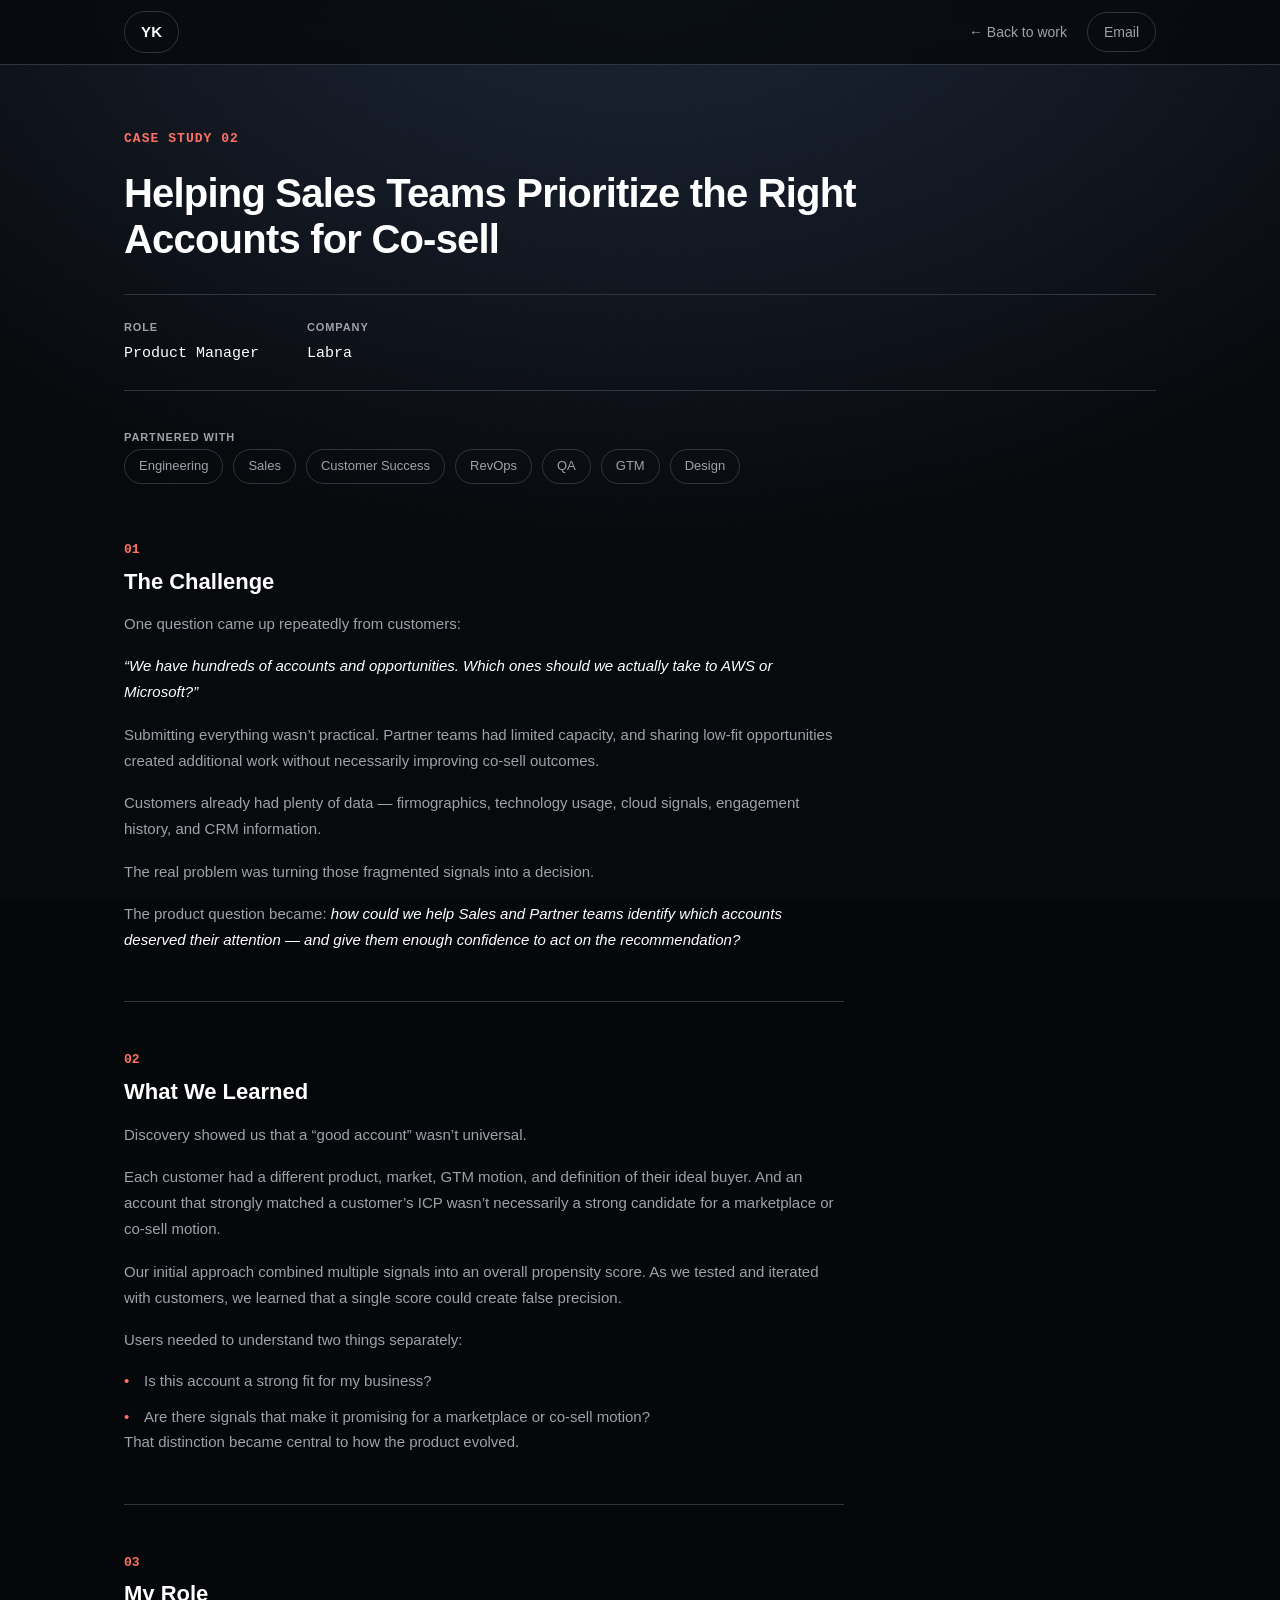
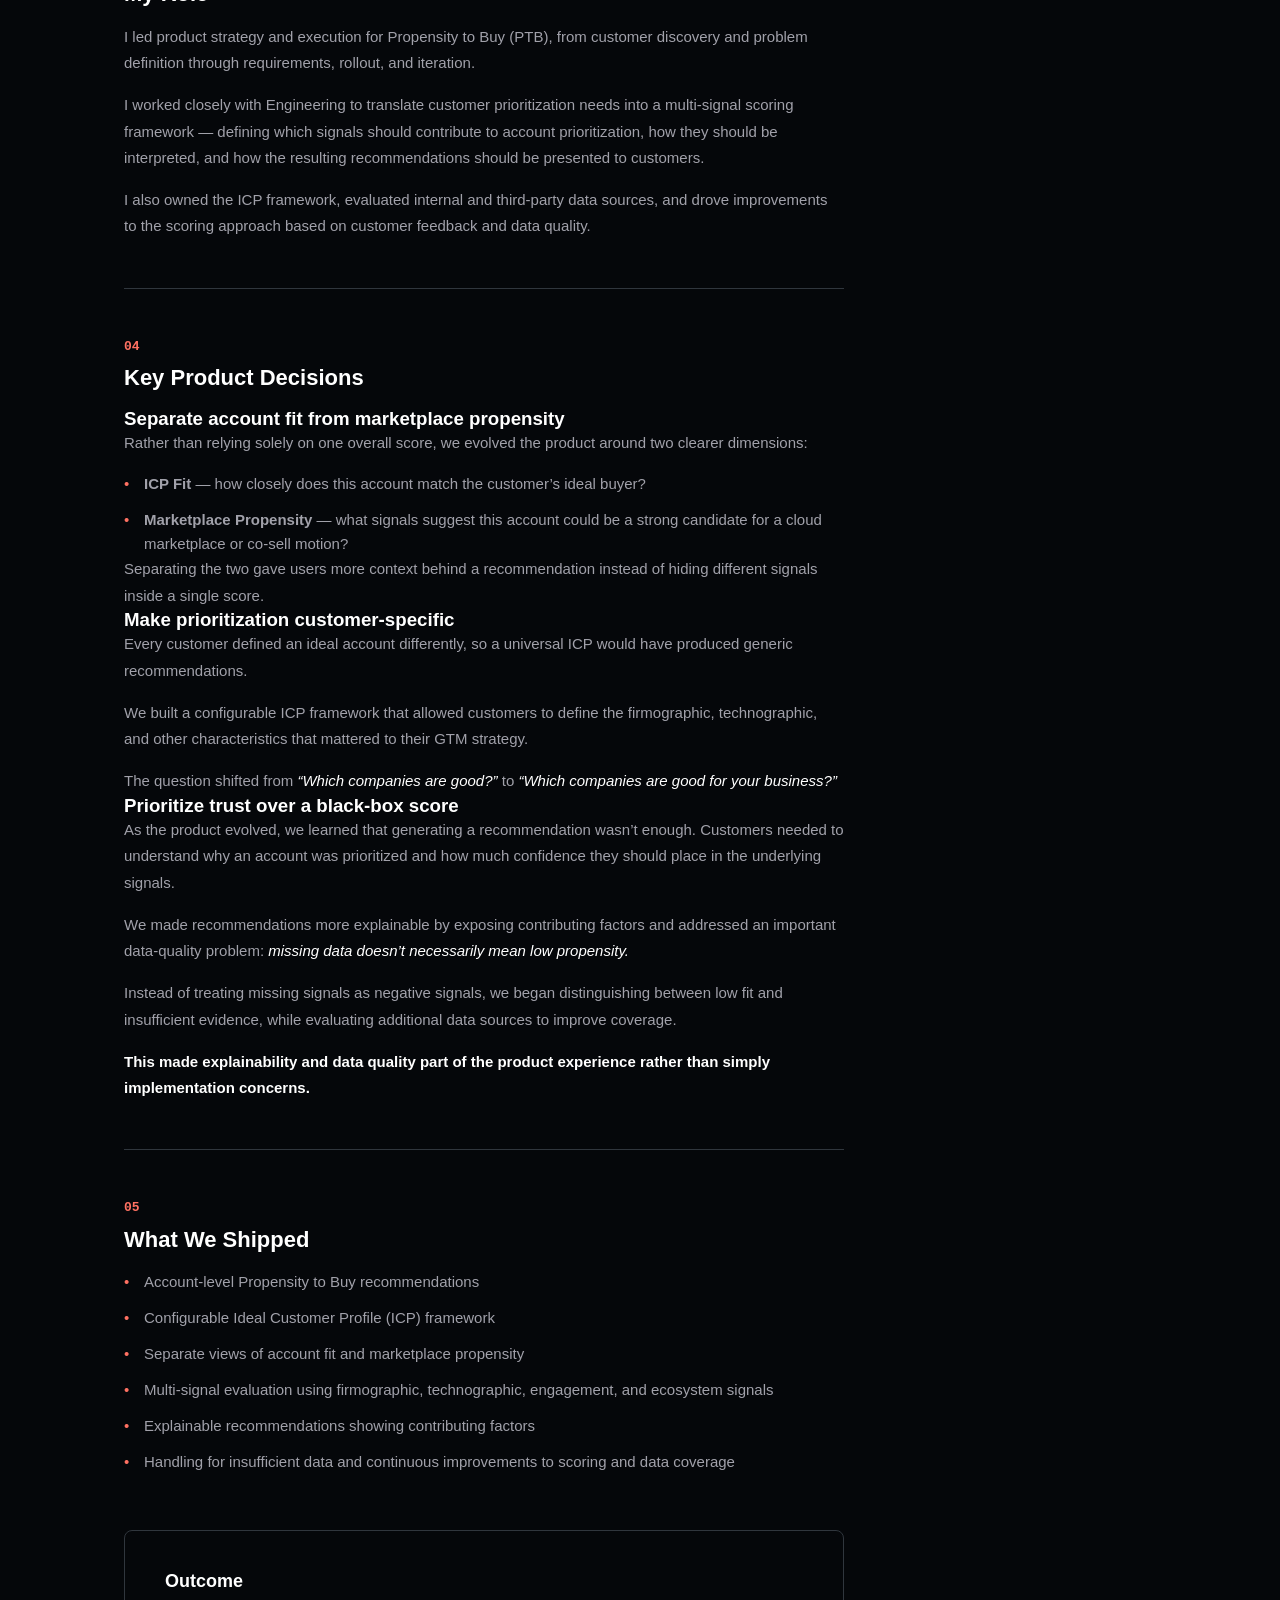
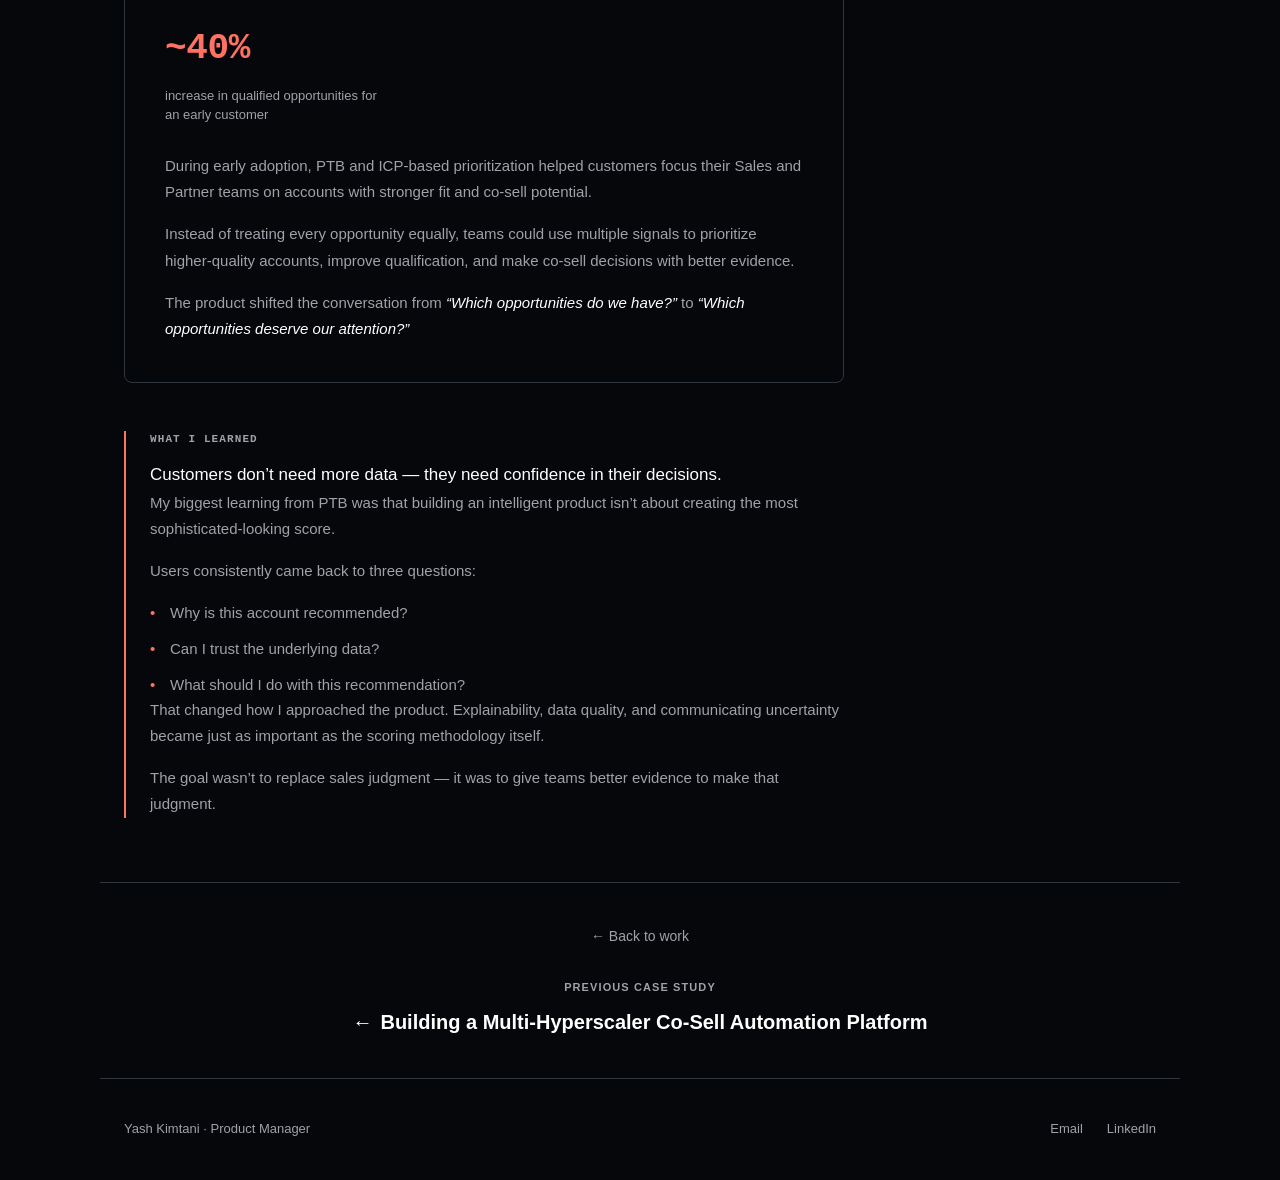
<file: propensity-scoring.html>
<!DOCTYPE html>
<html lang="en">
<head>
<meta charset="UTF-8">
<meta name="viewport" content="width=device-width, initial-scale=1.0">
<title>Helping Sales Teams Prioritize the Right Accounts for Co-sell — Yash Kimtani</title>
<meta name="description" content="Case study: how I led Propensity to Buy and configurable ICP scoring at Labra to help sales teams prioritize the right co-sell accounts.">
<link rel="icon" type="image/svg+xml" href="assets/favicon.svg">
<link rel="stylesheet" href="styles.css">
</head>
<body>

<header class="site-header">
  <div class="container header-inner">
    <a href="index.html#top" class="monogram" aria-label="Yash Kimtani — home">YK</a>
    <div class="case-header-actions">
      <a href="index.html#work" class="case-back">← Back to work</a>
      <a href="mailto:yashkimtani77@gmail.com" class="case-email-btn">Email</a>
    </div>
  </div>
</header>

<main>

  <section class="case-hero container">
    <span class="case-kicker">Case Study 02</span>
    <h1 class="case-title">Helping Sales Teams Prioritize the Right Accounts for Co-sell</h1>

    <div class="case-meta">
      <div class="case-meta-item">
        <span class="case-meta-label">Role</span>
        <span class="case-meta-value">Product Manager</span>
      </div>
      <div class="case-meta-item">
        <span class="case-meta-label">Company</span>
        <span class="case-meta-value">Labra</span>
      </div>
    </div>

    <div class="case-partners">
      <span class="case-meta-label">Partnered with</span>
      <div class="pill-row">
        <span class="pill">Engineering</span>
        <span class="pill">Sales</span>
        <span class="pill">Customer Success</span>
        <span class="pill">RevOps</span>
        <span class="pill">QA</span>
        <span class="pill">GTM</span>
        <span class="pill">Design</span>
      </div>
    </div>
  </section>

  <section class="container">
    <div class="case-body">

      <div class="case-section">
        <p class="case-section-number">01</p>
        <h2 class="case-section-title">The Challenge</h2>
        <p class="case-section-text">One question came up repeatedly from customers:</p>
        <p class="case-section-text"><em>“We have hundreds of accounts and opportunities. Which ones should we actually take to AWS or Microsoft?”</em></p>
        <p class="case-section-text">Submitting everything wasn’t practical. Partner teams had limited capacity, and sharing low-fit opportunities created additional work without necessarily improving co-sell outcomes.</p>
        <p class="case-section-text">Customers already had plenty of data — firmographics, technology usage, cloud signals, engagement history, and CRM information.</p>
        <p class="case-section-text">The real problem was turning those fragmented signals into a decision.</p>
        <p class="case-section-text">The product question became: <em>how could we help Sales and Partner teams identify which accounts deserved their attention — and give them enough confidence to act on the recommendation?</em></p>
      </div>

      <div class="case-section">
        <p class="case-section-number">02</p>
        <h2 class="case-section-title">What We Learned</h2>
        <p class="case-section-text">Discovery showed us that a “good account” wasn’t universal.</p>
        <p class="case-section-text">Each customer had a different product, market, GTM motion, and definition of their ideal buyer. And an account that strongly matched a customer’s ICP wasn’t necessarily a strong candidate for a marketplace or co-sell motion.</p>
        <p class="case-section-text">Our initial approach combined multiple signals into an overall propensity score. As we tested and iterated with customers, we learned that a single score could create false precision.</p>
        <p class="case-section-text">Users needed to understand two things separately:</p>
        <ul class="case-list">
          <li>Is this account a strong fit for my business?</li>
          <li>Are there signals that make it promising for a marketplace or co-sell motion?</li>
        </ul>
        <p class="case-section-text">That distinction became central to how the product evolved.</p>
      </div>

      <div class="case-section">
        <p class="case-section-number">03</p>
        <h2 class="case-section-title">My Role</h2>
        <p class="case-section-text">I led product strategy and execution for Propensity to Buy (PTB), from customer discovery and problem definition through requirements, rollout, and iteration.</p>
        <p class="case-section-text">I worked closely with Engineering to translate customer prioritization needs into a multi-signal scoring framework — defining which signals should contribute to account prioritization, how they should be interpreted, and how the resulting recommendations should be presented to customers.</p>
        <p class="case-section-text">I also owned the ICP framework, evaluated internal and third-party data sources, and drove improvements to the scoring approach based on customer feedback and data quality.</p>
      </div>

      <div class="case-section">
        <p class="case-section-number">04</p>
        <h2 class="case-section-title">Key Product Decisions</h2>

        <div class="case-decision">
          <h3 class="case-decision-title">Separate account fit from marketplace propensity</h3>
          <p class="case-section-text">Rather than relying solely on one overall score, we evolved the product around two clearer dimensions:</p>
          <ul class="case-list">
            <li><strong>ICP Fit</strong> — how closely does this account match the customer’s ideal buyer?</li>
            <li><strong>Marketplace Propensity</strong> — what signals suggest this account could be a strong candidate for a cloud marketplace or co-sell motion?</li>
          </ul>
          <p class="case-section-text">Separating the two gave users more context behind a recommendation instead of hiding different signals inside a single score.</p>
        </div>

        <div class="case-decision">
          <h3 class="case-decision-title">Make prioritization customer-specific</h3>
          <p class="case-section-text">Every customer defined an ideal account differently, so a universal ICP would have produced generic recommendations.</p>
          <p class="case-section-text">We built a configurable ICP framework that allowed customers to define the firmographic, technographic, and other characteristics that mattered to their GTM strategy.</p>
          <p class="case-section-text">The question shifted from <em>“Which companies are good?”</em> to <em>“Which companies are good for your business?”</em></p>
        </div>

        <div class="case-decision">
          <h3 class="case-decision-title">Prioritize trust over a black-box score</h3>
          <p class="case-section-text">As the product evolved, we learned that generating a recommendation wasn’t enough. Customers needed to understand why an account was prioritized and how much confidence they should place in the underlying signals.</p>
          <p class="case-section-text">We made recommendations more explainable by exposing contributing factors and addressed an important data-quality problem: <em>missing data doesn’t necessarily mean low propensity.</em></p>
          <p class="case-section-text">Instead of treating missing signals as negative signals, we began distinguishing between low fit and insufficient evidence, while evaluating additional data sources to improve coverage.</p>
          <p class="case-section-text"><strong>This made explainability and data quality part of the product experience rather than simply implementation concerns.</strong></p>
        </div>
      </div>

      <div class="case-section">
        <p class="case-section-number">05</p>
        <h2 class="case-section-title">What We Shipped</h2>
        <ul class="case-list">
          <li>Account-level Propensity to Buy recommendations</li>
          <li>Configurable Ideal Customer Profile (ICP) framework</li>
          <li>Separate views of account fit and marketplace propensity</li>
          <li>Multi-signal evaluation using firmographic, technographic, engagement, and ecosystem signals</li>
          <li>Explainable recommendations showing contributing factors</li>
          <li>Handling for insufficient data and continuous improvements to scoring and data coverage</li>
        </ul>
      </div>

      <div class="case-outcome">
        <h3 class="case-outcome-title">Outcome</h3>
        <div class="case-stats">
          <div>
            <p class="case-stat-value">~40%</p>
            <p class="case-stat-label">increase in qualified opportunities for an early customer</p>
          </div>
        </div>
        <p class="case-section-text">During early adoption, PTB and ICP-based prioritization helped customers focus their Sales and Partner teams on accounts with stronger fit and co-sell potential.</p>
        <p class="case-section-text">Instead of treating every opportunity equally, teams could use multiple signals to prioritize higher-quality accounts, improve qualification, and make co-sell decisions with better evidence.</p>
        <p class="case-section-text">The product shifted the conversation from <em>“Which opportunities do we have?”</em> to <em>“Which opportunities deserve our attention?”</em></p>
      </div>

      <div class="case-reflection">
        <p class="case-reflection-label">What I Learned</p>
        <p class="case-reflection-text">Customers don’t need more data — they need confidence in their decisions.</p>
        <p class="case-section-text">My biggest learning from PTB was that building an intelligent product isn’t about creating the most sophisticated-looking score.</p>
        <p class="case-section-text">Users consistently came back to three questions:</p>
        <ul class="case-list">
          <li>Why is this account recommended?</li>
          <li>Can I trust the underlying data?</li>
          <li>What should I do with this recommendation?</li>
        </ul>
        <p class="case-section-text">That changed how I approached the product. Explainability, data quality, and communicating uncertainty became just as important as the scoring methodology itself.</p>
        <p class="case-section-text">The goal wasn’t to replace sales judgment — it was to give teams better evidence to make that judgment.</p>
      </div>

    </div>
  </section>

  <div class="case-next container">
    <a href="index.html#work" class="case-back case-next-back">← Back to work</a>
    <p class="case-next-label">Previous case study</p>
    <a href="automated-workflows.html" class="case-next-link"><span aria-hidden="true">←</span> Building a Multi-Hyperscaler Co-Sell Automation Platform</a>
  </div>

</main>

<footer class="site-footer container">
  <p class="footer-name">Yash Kimtani · Product Manager</p>
  <div class="footer-links">
    <a href="mailto:yashkimtani77@gmail.com">Email</a>
    <a href="https://linkedin.com/in/yashkimtani77" target="_blank" rel="noopener">LinkedIn</a>
  </div>
</footer>

</body>
</html>
</file>
<file: styles.css>
/* ---------- Reset ---------- */
* {
  margin: 0;
  padding: 0;
  box-sizing: border-box;
}

html {
  -webkit-font-smoothing: antialiased;
  -moz-osx-font-smoothing: grayscale;
  scroll-behavior: smooth;
}

body {
  position: relative;
  background-color: #05070a;
  background-image: radial-gradient(ellipse 1200px 800px at 50% -10%, #1b2438 0%, #10151f 45%, #05070a 80%);
  background-repeat: no-repeat;
  background-attachment: fixed;
  color: #ffffff;
  font-family: -apple-system, BlinkMacSystemFont, "Inter", "Segoe UI", Roboto,
    Helvetica, Arial, sans-serif;
  font-size: 16px;
  line-height: 1.6;
}

body::before {
  content: "";
  position: fixed;
  inset: 0;
  z-index: 0;
  pointer-events: none;
  opacity: 0.035;
  background-image: url("data:image/svg+xml;utf8,<svg xmlns='http://www.w3.org/2000/svg' width='200' height='200'><filter id='n'><feTurbulence type='fractalNoise' baseFrequency='0.9' numOctaves='2' stitchTiles='stitch'/></filter><rect width='100%25' height='100%25' filter='url(%23n)'/></svg>");
  background-repeat: repeat;
}

.site-header,
main,
.site-footer {
  position: relative;
  z-index: 1;
}

a {
  color: inherit;
  text-decoration: none;
}

ul {
  list-style: none;
}

h1, h2, h3, h4 {
  color: #ffffff;
  font-weight: 600;
  line-height: 1.2;
}

/* ---------- Layout helpers ---------- */
.container {
  max-width: 1080px;
  margin: 0 auto;
  padding: 0 24px;
}

.section-grid {
  display: grid;
  grid-template-columns: 280px 1fr;
  gap: 48px;
}

@media (max-width: 760px) {
  .section-grid {
    grid-template-columns: 1fr;
    gap: 20px;
  }
}

/* ---------- Header ---------- */
.site-header {
  position: sticky;
  top: 0;
  z-index: 100;
  background-color: rgba(5, 7, 10, 0.72);
  backdrop-filter: blur(12px);
  -webkit-backdrop-filter: blur(12px);
  border-bottom: 1px solid #30363d;
}

.header-inner {
  display: flex;
  align-items: center;
  justify-content: space-between;
  height: 64px;
}

.logo,
.monogram {
  display: inline-flex;
  align-items: center;
  font-weight: 700;
  color: #ffffff;
  font-size: 15px;
  letter-spacing: 0.02em;
  padding: 8px 16px;
  border: 1px solid #30363d;
  border-radius: 50px;
  background-color: transparent;
  transition: all 0.2s ease-in-out;
}

.logo:hover,
.monogram:hover {
  background-color: #FF7162;
  border-color: #FF7162;
  color: #0a0a0a;
}

.nav,
.nav-links {
  display: flex;
  align-items: center;
  gap: 16px;
}

.nav a,
.nav-links a {
  display: inline-flex;
  align-items: center;
  font-size: 14px;
  color: #a1a1aa;
  padding: 8px 16px;
  border: 1px solid #30363d;
  border-radius: 50px;
  background-color: transparent;
  transition: all 0.2s ease-in-out;
}

.nav a:hover,
.nav-links a:hover {
  background-color: #FF7162;
  border-color: #FF7162;
  color: #0a0a0a;
}

/* ---------- Hero ---------- */
.hero {
  padding: 140px 24px 100px;
}

.eyebrow {
  font-size: 13px;
  font-weight: 600;
  text-transform: uppercase;
  letter-spacing: 0.08em;
  color: #FF7162;
  margin-bottom: 24px;
}

.hero-title {
  font-size: 52px;
  max-width: 820px;
  color: #ffffff;
  letter-spacing: -0.02em;
  line-height: 1.15;
}

.hero-subtext {
  max-width: 640px;
  margin-top: 24px;
  font-size: 17px;
  color: #a1a1aa;
  line-height: 1.7;
}

.hero-links {
  display: flex;
  flex-wrap: wrap;
  align-items: center;
  gap: 28px;
  margin-top: 40px;
}

.hero-link {
  font-size: 15px;
  color: #a1a1aa;
  border-bottom: 1px solid #30363d;
  padding-bottom: 4px;
  transition: color 0.15s ease, border-color 0.15s ease;
}

.hero-link:hover {
  color: #FF7162;
  border-color: #FF7162;
}

.hero-link-primary {
  color: #ffffff;
  font-weight: 500;
}

.hero-link-primary:hover {
  color: #FF7162;
}

.hero-grid {
  display: grid;
  grid-template-columns: minmax(0, 1.1fr) 320px;
  gap: 48px;
  align-items: center;
}

.hero-photo img {
  width: 100%;
  height: auto;
  display: block;
  border-radius: 32px;
  border: 1px solid rgba(255, 113, 98, 0.18);
  box-shadow: 0 32px 80px rgba(0, 0, 0, 0.35);
}

@media (max-width: 940px) {
  .hero-grid {
    grid-template-columns: 1fr;
  }
  .hero-photo {
    justify-self: center;
    max-width: 320px;
    width: 100%;
  }
}

@media (max-width: 760px) {
  .hero {
    padding: 100px 24px 64px;
  }
  .hero-title {
    font-size: 34px;
  }
}

/* ---------- Sections ---------- */
.section {
  padding: 80px 24px;
  border-top: 1px solid #30363d;
}

.section-number {
  font-size: 15px;
  font-weight: 700;
  color: #FF7162;
  letter-spacing: 0.02em;
  margin-bottom: 8px;
}

.section-title {
  font-size: 20px;
  letter-spacing: 0.01em;
  margin-bottom: 12px;
}

.section-subtitle {
  font-size: 15px;
  color: #a1a1aa;
  line-height: 1.6;
  max-width: 240px;
}

/* ---------- Cards (Why Hire Me) ---------- */
.card-grid {
  display: grid;
  grid-template-columns: 1fr 1fr;
  gap: 20px;
}

@media (max-width: 600px) {
  .card-grid {
    grid-template-columns: 1fr;
  }
}

.card {
  border: 1px solid #30363d;
  border-radius: 8px;
  padding: 28px;
  transition: border-color 0.2s ease, transform 0.2s ease;
}

.card:hover {
  border-color: #FF7162;
  transform: translateY(-2px);
}

.card-number {
  font-family: "SFMono-Regular", Menlo, Consolas, monospace;
  font-size: 13px;
  font-weight: 600;
  color: #FF7162;
  margin-bottom: 12px;
}

.card-title {
  font-size: 17px;
  margin-bottom: 12px;
}

.card-desc {
  font-size: 14.5px;
  color: #a1a1aa;
  line-height: 1.65;
  margin-bottom: 12px;
}

.card-desc:last-child {
  margin-bottom: 0;
}

.card-desc strong {
  color: #ffffff;
  font-weight: 600;
}

/* ---------- Work ---------- */
.work-grid {
  display: flex;
  flex-direction: column;
  gap: 20px;
}

.work-card {
  display: block;
  border: 1px solid #30363d;
  border-radius: 8px;
  padding: 32px;
  transition: border-color 0.2s ease, background-color 0.2s ease, transform 0.2s ease;
}

.work-card:hover {
  border-color: #FF7162;
  transform: translateY(-2px);
}

.work-kicker {
  font-size: 12px;
  font-weight: 600;
  letter-spacing: 0.08em;
  color: #a1a1aa;
  text-transform: uppercase;
  margin-bottom: 14px;
}

.work-title {
  font-size: 22px;
  font-weight: 700;
  color: #ffffff;
  margin-bottom: 12px;
  transition: color 0.2s ease;
}

.work-card:hover .work-title {
  color: #FF7162;
}

.work-desc {
  font-size: 15px;
  color: #a1a1aa;
  max-width: 620px;
  margin-bottom: 20px;
  line-height: 1.6;
}

/* ---------- Pills ---------- */
.pill-row {
  display: flex;
  flex-wrap: wrap;
  gap: 10px;
}

.pill {
  display: inline-block;
  font-size: 13px;
  color: #a1a1aa;
  border: 1px solid #30363d;
  border-radius: 999px;
  padding: 6px 14px;
  transition: color 0.15s ease, border-color 0.15s ease;
}

.work-card:hover .pill {
  border-color: #FF7162;
  color: #FF7162;
}

/* ---------- Experience ---------- */
.exp-item {
  padding-bottom: 32px;
  margin-bottom: 32px;
  border-bottom: 1px solid #30363d;
}

.exp-item:last-child {
  padding-bottom: 0;
  margin-bottom: 0;
  border-bottom: none;
}

.exp-meta {
  display: flex;
  justify-content: space-between;
  align-items: baseline;
  margin-bottom: 8px;
  gap: 16px;
  flex-wrap: wrap;
}

.exp-role {
  font-size: 16px;
  font-weight: 600;
  color: #ffffff;
}

.exp-date {
  font-size: 13px;
  font-weight: 600;
  color: #ffffff;
  white-space: nowrap;
}

.exp-org {
  font-size: 16px;
  font-weight: 600;
  color: #FF7162;
  margin-bottom: 8px;
}

.exp-desc {
  font-size: 15px;
  color: #a1a1aa;
  max-width: 620px;
  line-height: 1.6;
}

.role-points {
  display: flex;
  flex-direction: column;
  gap: 10px;
  margin-top: 4px;
}

.role-points li {
  position: relative;
  padding-left: 18px;
  max-width: 620px;
  font-size: 15px;
  color: #a1a1aa;
  line-height: 1.6;
}

.role-points li::before {
  content: "—";
  position: absolute;
  left: 0;
  color: #FF7162;
}

.role-points strong {
  color: #ffffff;
  font-weight: 600;
}

/* ---------- Skills ---------- */
.skills-group {
  margin-bottom: 32px;
}

.skills-group:last-child {
  margin-bottom: 0;
}

.skills-group h4 {
  font-size: 13px;
  font-weight: 600;
  text-transform: uppercase;
  letter-spacing: 0.06em;
  color: #a1a1aa;
  margin-bottom: 14px;
}

/* ---------- Leadership ---------- */
.leadership-item {
  padding-bottom: 32px;
  margin-bottom: 32px;
  border-bottom: 1px solid #30363d;
}

.leadership-item:last-child {
  padding-bottom: 0;
  margin-bottom: 0;
  border-bottom: none;
}

.leadership-title {
  font-size: 17px;
  margin-bottom: 8px;
}

.leadership-desc {
  font-size: 15px;
  color: #a1a1aa;
  max-width: 620px;
  line-height: 1.6;
  margin-bottom: 14px;
}

.leadership-divider {
  border-top: 1px solid #30363d;
  margin: 40px 0 36px;
}

/* ---------- Contact ---------- */
.contact-block {
  max-width: 480px;
}

.contact-block .section-subtitle {
  max-width: 420px;
  margin-bottom: 32px;
}

.contact-email {
  display: inline-flex;
  align-items: center;
  gap: 5px;
  font-family: "SFMono-Regular", Menlo, Consolas, monospace;
  font-size: 14px;
  color: #a1a1aa;
  transition: color 0.15s ease;
}

.contact-email:hover,
.contact-email:focus-visible {
  color: #FF7162;
}

.contact-divider {
  width: 240px;
  max-width: 100%;
  height: 1px;
  background-color: #30363d;
  margin: 16px 0;
}

.contact-linkedin {
  display: inline-flex;
  align-items: center;
  gap: 5px;
  font-family: "SFMono-Regular", Menlo, Consolas, monospace;
  font-size: 14px;
  color: #a1a1aa;
  transition: color 0.15s ease;
}

.contact-linkedin:hover,
.contact-linkedin:focus-visible {
  color: #FF7162;
}

@media (max-width: 600px) {
  .contact-email {
    font-size: 19px;
  }
}

/* ---------- Case Study ---------- */
.case-header-actions {
  display: flex;
  align-items: center;
  gap: 20px;
}

.case-back {
  font-size: 14px;
  color: #a1a1aa;
  transition: color 0.15s ease;
}

.case-back:hover {
  color: #FF7162;
}

.case-email-btn {
  display: inline-flex;
  align-items: center;
  font-size: 14px;
  color: #a1a1aa;
  padding: 8px 16px;
  border: 1px solid #30363d;
  border-radius: 50px;
  transition: all 0.2s ease-in-out;
}

.case-email-btn:hover {
  background-color: #FF7162;
  border-color: #FF7162;
  color: #0a0a0a;
}

.case-hero {
  padding: 64px 24px 0;
}

.case-kicker {
  display: block;
  font-family: "SFMono-Regular", Menlo, Consolas, monospace;
  font-size: 13px;
  font-weight: 600;
  letter-spacing: 0.08em;
  text-transform: uppercase;
  color: #FF7162;
  margin-bottom: 20px;
}

.case-title {
  font-size: 40px;
  max-width: 760px;
  letter-spacing: -0.02em;
  line-height: 1.15;
  margin-bottom: 32px;
}

@media (max-width: 760px) {
  .case-title {
    font-size: 28px;
  }
}

.case-meta {
  display: flex;
  gap: 48px;
  flex-wrap: wrap;
  padding: 24px 0;
  border-top: 1px solid #30363d;
  border-bottom: 1px solid #30363d;
  margin-bottom: 32px;
}

.case-meta-item {
  display: flex;
  flex-direction: column;
  gap: 6px;
}

.case-meta-label {
  font-size: 11px;
  font-weight: 600;
  text-transform: uppercase;
  letter-spacing: 0.08em;
  color: #a1a1aa;
}

.case-meta-value {
  font-family: "SFMono-Regular", Menlo, Consolas, monospace;
  font-size: 15px;
  color: #ffffff;
}

.case-partners {
  margin-bottom: 56px;
}

.case-partners .case-meta-label {
  margin-bottom: 14px;
}

.case-body {
  max-width: 720px;
}

.case-section {
  padding: 48px 0;
  border-top: 1px solid #30363d;
}

.case-section:first-child {
  padding-top: 0;
  border-top: none;
}

.case-section-number {
  font-family: "SFMono-Regular", Menlo, Consolas, monospace;
  font-size: 13px;
  font-weight: 600;
  color: #FF7162;
  margin-bottom: 8px;
}

.case-section-title {
  font-size: 22px;
  margin-bottom: 16px;
}

.case-section-text {
  font-size: 15px;
  color: #a1a1aa;
  line-height: 1.75;
  margin-bottom: 16px;
}

.case-section-text:last-child {
  margin-bottom: 0;
}

.case-section-text em {
  color: #ffffff;
  font-style: italic;
}

.case-section-text strong {
  color: #ffffff;
  font-weight: 600;
}

.case-list {
  display: flex;
  flex-direction: column;
  gap: 12px;
}

.case-list li {
  position: relative;
  padding-left: 20px;
  font-size: 15px;
  color: #a1a1aa;
  line-height: 1.6;
}

.case-list li::before {
  content: "•";
  position: absolute;
  left: 0;
  color: #FF7162;
}

.case-outcome {
  border: 1px solid #30363d;
  border-radius: 8px;
  padding: 40px;
  margin-top: 8px;
}

.case-outcome-title {
  font-size: 18px;
  margin-bottom: 28px;
}

.case-stats {
  display: flex;
  flex-wrap: wrap;
  gap: 48px;
  margin-bottom: 28px;
}

.case-stat-value {
  font-family: "SFMono-Regular", Menlo, Consolas, monospace;
  font-size: 36px;
  font-weight: 700;
  color: #FF7162;
  letter-spacing: -0.01em;
}

.case-stat-label {
  font-size: 13px;
  color: #a1a1aa;
  margin-top: 8px;
  max-width: 220px;
  line-height: 1.5;
}

/* ---------- Testimonials ---------- */
.testimonials {
  display: grid;
  gap: 8px;
}

.testimonials-head {
  margin-bottom: 8px;
}

.testimonials-title {
  font-size: 17px;
  margin-bottom: 8px;
}

.testimonials-subtitle {
  font-size: 15px;
  color: #a1a1aa;
  max-width: 560px;
  line-height: 1.6;
}

.testimonials-more-link {
  color: #FF7162;
  font-weight: 500;
  border-bottom: 1px solid transparent;
  transition: border-color 0.15s ease;
}

.testimonials-more-link:hover,
.testimonials-more-link:focus-visible {
  border-color: #FF7162;
}

.testimonials-more-link:focus-visible {
  outline: 1px solid #FF7162;
  outline-offset: 3px;
}

.testimonial-list {
  display: flex;
  flex-direction: column;
}

.testimonial-row {
  display: grid;
  grid-template-columns: 65fr 35fr;
  align-items: start;
  gap: 40px;
  padding: 32px 0;
  border-bottom: 1px solid #30363d;
}

.testimonial-row:first-child {
  padding-top: 24px;
}

.testimonial-row:last-child {
  padding-bottom: 0;
  border-bottom: none;
}

.testimonial-quote-col {
  grid-column: 1;
  grid-row: 1;
}

.testimonial-person-col {
  grid-column: 2;
  grid-row: 1;
}

.testimonial-row:nth-child(even) {
  grid-template-columns: 35fr 65fr;
}

.testimonial-row:nth-child(even) .testimonial-quote-col {
  grid-column: 2;
}

.testimonial-row:nth-child(even) .testimonial-person-col {
  grid-column: 1;
}

.testimonial-mark {
  font-family: Georgia, "Times New Roman", serif;
  font-size: 1.3em;
  font-weight: 700;
  color: #FF7162;
}

.testimonial-quote {
  font-size: 15px;
  color: #a1a1aa;
  line-height: 1.75;
  max-width: 60ch;
}

.testimonial-person-col {
  display: flex;
  flex-direction: column;
  gap: 16px;
}

.testimonial-person {
  display: flex;
  align-items: flex-start;
  gap: 12px;
}

.testimonial-avatar {
  flex-shrink: 0;
  width: 48px;
  height: 48px;
  border-radius: 50%;
  object-fit: cover;
  border: 1px solid #30363d;
}

.testimonial-person-text {
  display: grid;
  gap: 2px;
}

.testimonial-name {
  font-size: 15px;
  font-weight: 600;
  color: #ffffff;
}

.testimonial-role,
.testimonial-relationship {
  font-size: 13px;
  color: #a1a1aa;
  line-height: 1.5;
}

.testimonial-link {
  display: inline-flex;
  align-items: center;
  gap: 6px;
  width: fit-content;
  font-size: 13px;
  color: #a1a1aa;
  transition: color 0.15s ease;
}

.testimonial-link:hover,
.testimonial-link:focus-visible {
  color: #FF7162;
}

.testimonial-link:focus-visible {
  outline: 1px solid #FF7162;
  outline-offset: 3px;
}

@media (max-width: 940px) {
  .testimonial-row {
    grid-template-columns: 60fr 40fr;
    gap: 28px;
  }

  .testimonial-row:nth-child(even) {
    grid-template-columns: 40fr 60fr;
  }
}

@media (max-width: 760px) {
  .testimonial-row,
  .testimonial-row:nth-child(even) {
    grid-template-columns: 1fr;
    gap: 20px;
    padding: 28px 0;
  }

  .testimonial-row:first-child {
    padding-top: 20px;
  }

  .testimonial-quote-col,
  .testimonial-person-col,
  .testimonial-row:nth-child(even) .testimonial-quote-col,
  .testimonial-row:nth-child(even) .testimonial-person-col {
    grid-column: 1;
    grid-row: auto;
  }
}

.case-reflection {
  border-left: 2px solid #FF7162;
  padding-left: 24px;
  margin-top: 48px;
}

.case-reflection-label {
  font-family: "SFMono-Regular", Menlo, Consolas, monospace;
  font-size: 11px;
  font-weight: 600;
  text-transform: uppercase;
  letter-spacing: 0.1em;
  color: #a1a1aa;
  margin-bottom: 12px;
}

.case-reflection-text {
  font-size: 17px;
  color: #ffffff;
  line-height: 1.7;
  max-width: 640px;
}

.case-next {
  border-top: 1px solid #30363d;
  margin-top: 64px;
  padding: 40px 24px;
  text-align: center;
}

.case-next-back {
  display: inline-block;
  margin-bottom: 32px;
}

.case-next-label {
  font-size: 11px;
  font-weight: 600;
  text-transform: uppercase;
  letter-spacing: 0.1em;
  color: #a1a1aa;
  margin-bottom: 10px;
}

.case-next-link {
  display: inline-flex;
  align-items: center;
  gap: 8px;
  font-size: 20px;
  font-weight: 600;
  color: #ffffff;
  transition: color 0.15s ease;
}

.case-next-link:hover {
  color: #FF7162;
}

/* ---------- Footer ---------- */
.site-footer {
  display: flex;
  align-items: center;
  justify-content: space-between;
  flex-wrap: wrap;
  gap: 16px;
  padding: 40px 24px;
  font-size: 13px;
  color: #a1a1aa;
  border-top: 1px solid #30363d;
}

.footer-links {
  display: flex;
  gap: 24px;
}

.footer-links a {
  color: #a1a1aa;
  transition: color 0.15s ease;
}

.footer-links a:hover {
  color: #FF7162;
}
</file>
